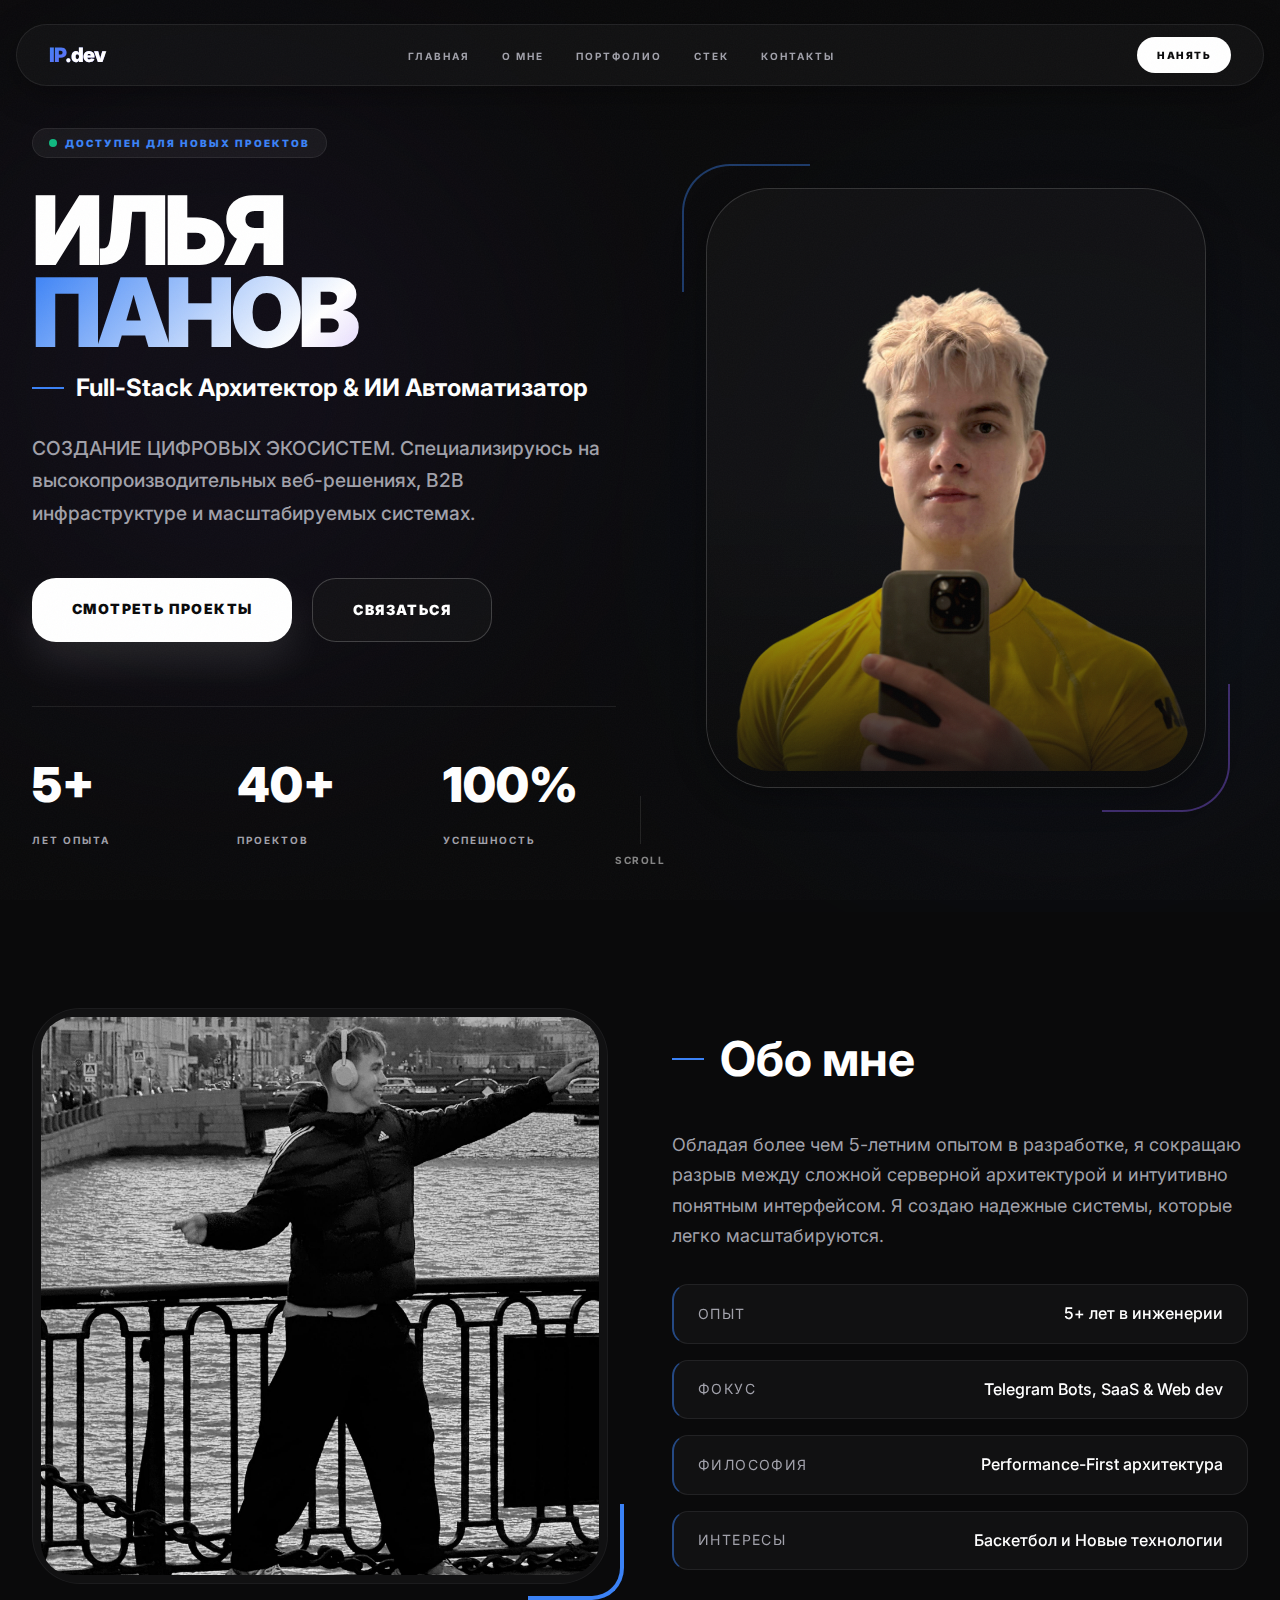
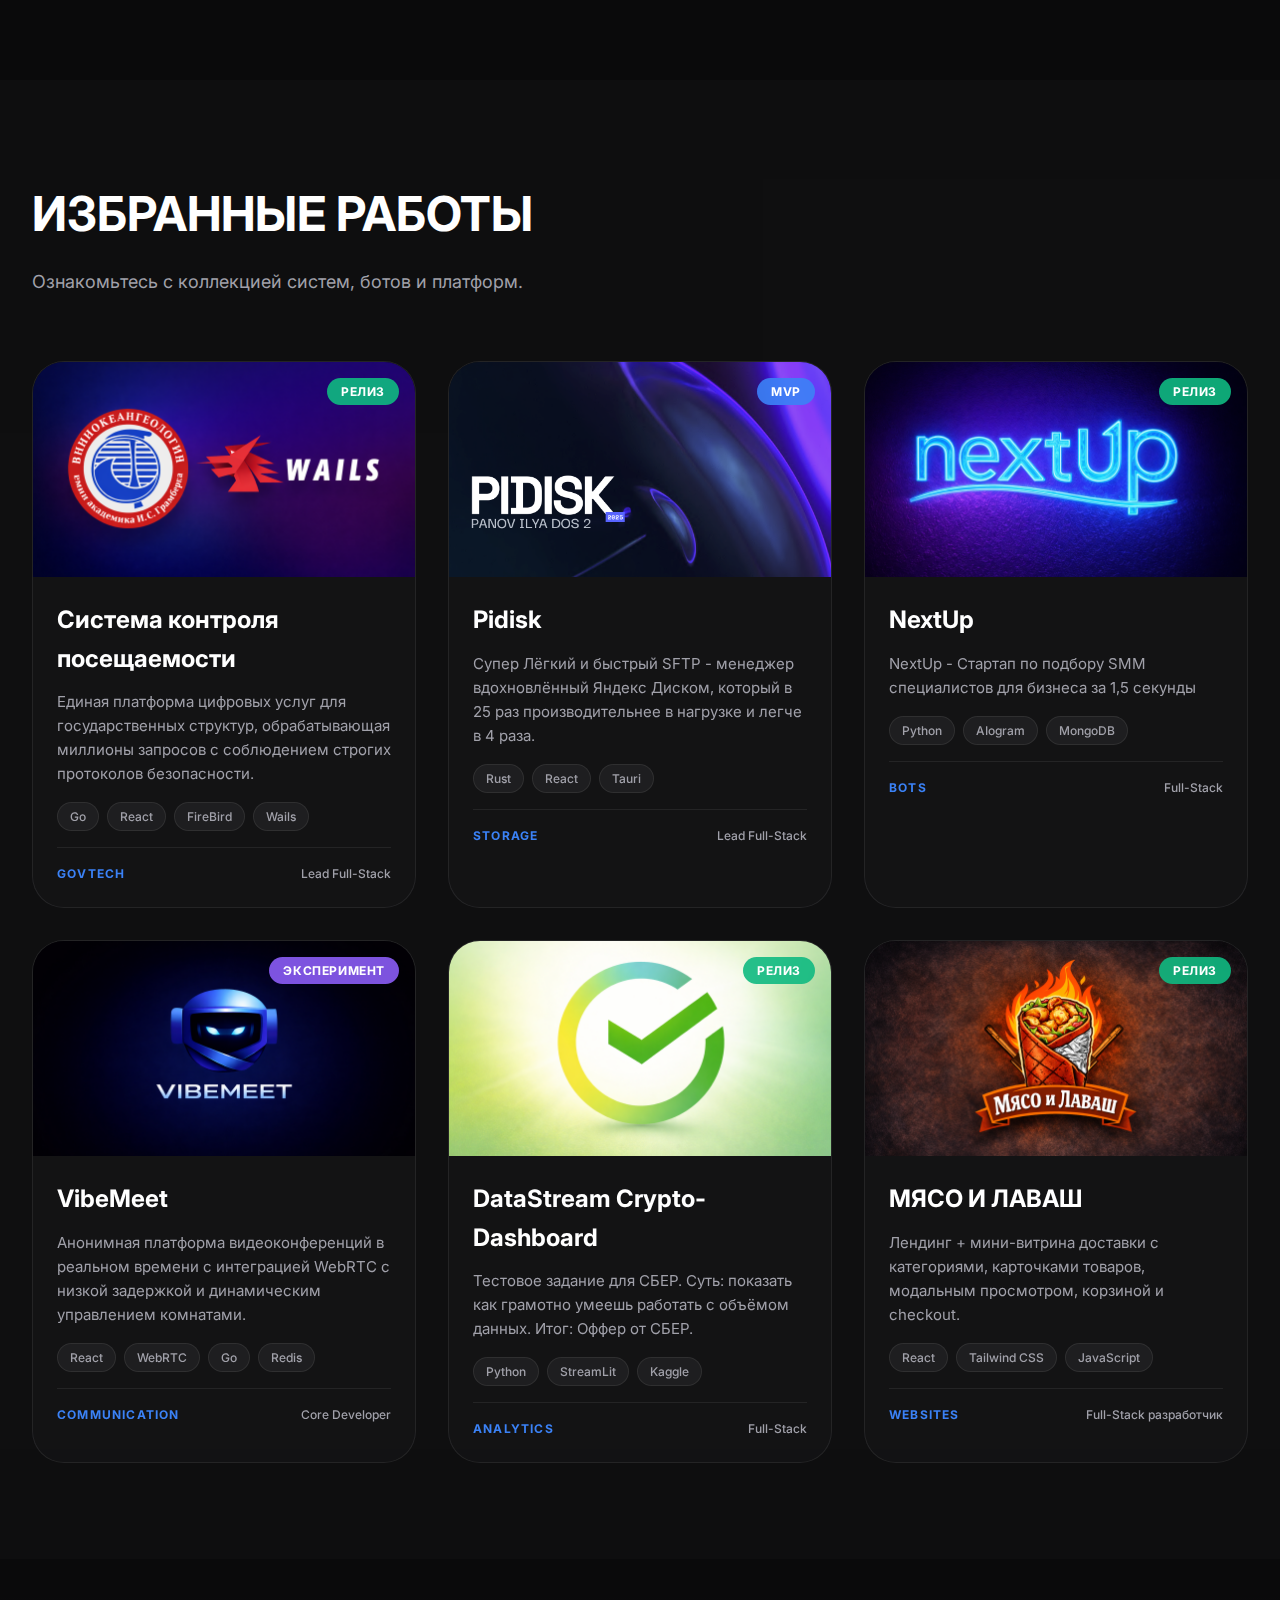
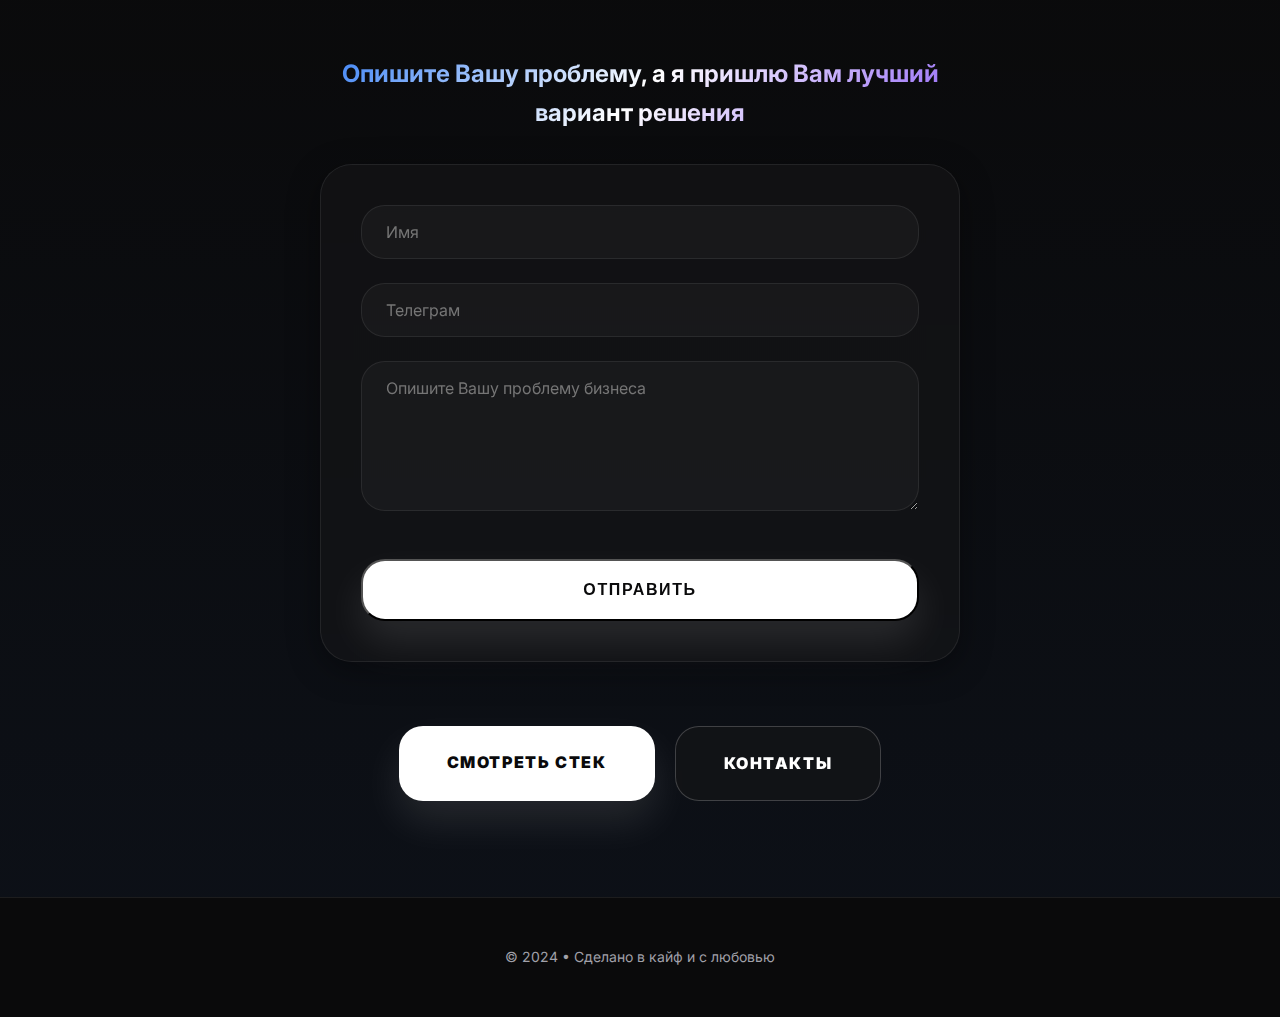
<file: index.html>
<!DOCTYPE html>
<html lang="ru">

<head>
  <meta charset="UTF-8" />
  <meta name="viewport" content="width=device-width, initial-scale=1.0" />
  <meta name="description"
    content="Илья Панов - Full-Stack разработчик с опытом 5+ лет. Специализация: веб-приложения, Telegram боты, SaaS решения." />
  <title>Илья Панов | Full-Stack Developer</title>
  <link rel="stylesheet" href="css/style.css" />
  <link rel="preconnect" href="https://fonts.googleapis.com" />
  <link rel="preconnect" href="https://fonts.gstatic.com" crossorigin />
  <link
    href="https://fonts.googleapis.com/css2?family=Inter:wght@300;400;500;600;700;800;900&family=JetBrains+Mono:wght@400;500;700&display=swap"
    rel="stylesheet" />
</head>

<body>
  <!-- Navigation -->
  <header class="header">
    <nav class="nav-container">
      <div class="nav-content">
        <div class="logo">IP<span class="logo-accent">.dev</span></div>
        <ul class="nav-menu">
          <li><a href="#home" class="nav-link">Главная</a></li>
          <li><a href="#about" class="nav-link">О мне</a></li>
          <li><a href="#portfolio" class="nav-link">Портфолио</a></li>
          <li><a href="stack.html" class="nav-link">Стек</a></li>
          <li><a href="contacts.html" class="nav-link">Контакты</a></li>
        </ul>
        <a href="https://t.me/Pilya_07" target="_blank" class="btn-hire">Нанять</a>
      </div>
    </nav>
  </header>

  <!-- Main Content -->
  <main>
    <!-- Hero Section -->
    <section id="home" class="hero">
      <div class="hero-bg-blur hero-bg-blur-1"></div>
      <div class="hero-bg-blur hero-bg-blur-2"></div>

      <div class="container hero-container">
        <div class="hero-content">
          <div class="hero-badge">
            <span class="status-dot"></span>
            <span>Доступен для новых проектов</span>
          </div>

          <h1 class="hero-title">
            <span class="hero-name">ИЛЬЯ</span>
            <span class="hero-surname">ПАНОВ</span>
          </h1>

          <h2 class="hero-subtitle">
            <span class="accent-line"></span>
            <span>Full-Stack Архитектор & ИИ Автоматизатор</span>
          </h2>

          <p class="hero-description">
            СОЗДАНИЕ ЦИФРОВЫХ ЭКОСИСТЕМ. Специализируюсь на
            высокопроизводительных веб-решениях, B2B инфраструктуре и
            масштабируемых системах.
          </p>

          <div class="hero-buttons">
            <a href="#portfolio" class="btn btn-primary">Смотреть проекты</a>
            <a href="#contact" class="btn btn-secondary">Связаться</a>
          </div>

          <div class="hero-stats">
            <div class="stat-item">
              <div class="stat-value">5+</div>
              <div class="stat-label">Лет опыта</div>
            </div>
            <div class="stat-item">
              <div class="stat-value">40+</div>
              <div class="stat-label">Проектов</div>
            </div>
            <div class="stat-item">
              <div class="stat-value">100%</div>
              <div class="stat-label">Успешность</div>
            </div>
          </div>
        </div>

        <div class="hero-image">
          <div class="image-wrapper">
            <div class="image-frame">
              <img src="images/AVATAR.png" alt="Илья Панов - Full-Stack Developer" class="profile-image" />
            </div>
            <div class="image-corner image-corner-tl"></div>
            <div class="image-corner image-corner-br"></div>
          </div>
        </div>
      </div>
    </section>

    <!-- About Section -->
    <section id="about" class="about">
      <div class="container about-container">
        <div class="about-image">
          <div class="about-image-wrapper">
            <img src="images/Photo-2.jpg" alt="Developer at work" class="about-img" />
          </div>
          <div class="about-corner"></div>
        </div>

        <div class="about-content">
          <h2 class="section-title">
            <span class="title-line"></span>
            <span>Обо мне</span>
          </h2>

          <p class="about-text">
            Обладая более чем 5-летним опытом в разработке, я сокращаю разрыв
            между сложной серверной архитектурой и интуитивно понятным
            интерфейсом. Я создаю надежные системы, которые легко
            масштабируются.
          </p>

          <div class="about-facts">
            <div class="fact-item">
              <span class="fact-label">Опыт</span>
              <span class="fact-value">5+ лет в инженерии</span>
            </div>
            <div class="fact-item">
              <span class="fact-label">Фокус</span>
              <span class="fact-value">Telegram Bots, SaaS & Web dev</span>
            </div>
            <div class="fact-item">
              <span class="fact-label">Философия</span>
              <span class="fact-value">Performance-First архитектура</span>
            </div>
            <div class="fact-item">
              <span class="fact-label">Интересы</span>
              <span class="fact-value">Баскетбол и Новые технологии</span>
            </div>
          </div>
        </div>
      </div>
    </section>

    <!-- Portfolio Section -->
    <section id="portfolio" class="portfolio">
      <div class="container">
        <div class="portfolio-header">
          <div class="portfolio-intro">
            <h2 class="section-title-large">ИЗБРАННЫЕ РАБОТЫ</h2>
            <p class="section-description">
              Ознакомьтесь с коллекцией систем, ботов и платформ.
            </p>
          </div>
        </div>

        <div class="portfolio-grid">
          <!-- Project 1 -->
          <article class="project-card">
            <div class="project-image">
              <img src="images/vniiio.png" alt="Система контроля посещаемости" />
              <div class="project-overlay">
                <span class="project-status">Релиз</span>
              </div>
            </div>
            <div class="project-content">
              <h3 class="project-title">Система контроля посещаемости</h3>
              <p class="project-description">
                Единая платформа цифровых услуг для государственных структур,
                обрабатывающая миллионы запросов с соблюдением строгих
                протоколов безопасности.
              </p>
              <div class="project-stack">
                <span class="stack-tag">Go</span>
                <span class="stack-tag">React</span>
                <span class="stack-tag">FireBird</span>
                <span class="stack-tag">Wails</span>
              </div>
              <div class="project-meta">
                <span class="project-category">GovTech</span>
                <span class="project-role">Lead Full-Stack</span>
              </div>
            </div>
          </article>

          <!-- Project 2 -->
          <article class="project-card">
            <div class="project-image">
              <img src="images/cover_slide.png" alt="Pidisk" />
              <div class="project-overlay">
                <span class="project-status project-status-mvp">MVP</span>
              </div>
            </div>
            <div class="project-content">
              <h3 class="project-title">Pidisk</h3>
              <p class="project-description">
                Супер Лёгкий и быстрый SFTP - менеджер вдохновлённый Яндекс
                Диском, который в 25 раз производительнее в нагрузке и легче в
                4 раза.
              </p>
              <div class="project-stack">
                <span class="stack-tag">Rust</span>
                <span class="stack-tag">React</span>
                <span class="stack-tag">Tauri</span>
              </div>
              <div class="project-meta">
                <span class="project-category">Storage</span>
                <span class="project-role">Lead Full-Stack</span>
              </div>
            </div>
          </article>

          <!-- Project 3 -->
          <article class="project-card">
            <div class="project-image">
              <img src="images/next_up.png" alt="NextUp" />
              <div class="project-overlay">
                <span class="project-status">Релиз</span>
              </div>
            </div>
            <div class="project-content">
              <h3 class="project-title">NextUp</h3>
              <p class="project-description">
                NextUp - Стартап по подбору SMM специалистов для бизнеса за
                1,5 секунды
              </p>
              <div class="project-stack">
                <span class="stack-tag">Python</span>
                <span class="stack-tag">AIogram</span>
                <span class="stack-tag">MongoDB</span>
              </div>
              <div class="project-meta">
                <span class="project-category">Bots</span>
                <span class="project-role">Full-Stack</span>
              </div>
            </div>
          </article>

          <!-- Project 4 -->
          <article class="project-card">
            <div class="project-image">
              <img src="images/vibemeet.png" alt="VibeMeet" />
              <div class="project-overlay">
                <span class="project-status project-status-exp">Эксперимент</span>
              </div>
            </div>
            <div class="project-content">
              <h3 class="project-title">VibeMeet</h3>
              <p class="project-description">
                Анонимная платформа видеоконференций в реальном времени с
                интеграцией WebRTC с низкой задержкой и динамическим
                управлением комнатами.
              </p>
              <div class="project-stack">
                <span class="stack-tag">React</span>
                <span class="stack-tag">WebRTC</span>
                <span class="stack-tag">Go</span>
                <span class="stack-tag">Redis</span>
              </div>
              <div class="project-meta">
                <span class="project-category">Communication</span>
                <span class="project-role">Core Developer</span>
              </div>
            </div>
          </article>

          <!-- Project 5 -->
          <article class="project-card">
            <div class="project-image">
              <img src="images/sber.png" alt="DataStream Crypto-Dashboard" />
              <div class="project-overlay">
                <span class="project-status">Релиз</span>
              </div>
            </div>
            <div class="project-content">
              <h3 class="project-title">DataStream Crypto-Dashboard</h3>
              <p class="project-description">
                Тестовое задание для СБЕР. Суть: показать как грамотно умеешь
                работать с объёмом данных. Итог: Оффер от СБЕР.
              </p>
              <div class="project-stack">
                <span class="stack-tag">Python</span>
                <span class="stack-tag">StreamLit</span>
                <span class="stack-tag">Kaggle</span>
              </div>
              <div class="project-meta">
                <span class="project-category">Analytics</span>
                <span class="project-role">Full-Stack</span>
              </div>
            </div>
          </article>

          <!-- Project 6 -->
          <article class="project-card">
            <div class="project-image">
              <img src="images/meat_and_bread.png" alt="МЯСО И ЛАВАШ" />
              <div class="project-overlay">
                <span class="project-status">Релиз</span>
              </div>
            </div>
            <div class="project-content">
              <h3 class="project-title">МЯСО И ЛАВАШ</h3>
              <p class="project-description">
                Лендинг + мини-витрина доставки с категориями, карточками
                товаров, модальным просмотром, корзиной и checkout.
              </p>
              <div class="project-stack">
                <span class="stack-tag">React</span>
                <span class="stack-tag">Tailwind CSS</span>
                <span class="stack-tag">JavaScript</span>
              </div>
              <div class="project-meta">
                <span class="project-category">Websites</span>
                <span class="project-role">Full-Stack разработчик</span>
              </div>
            </div>
          </article>
        </div>
      </div>
    </section>

    <!-- Navigation Section -->
    <section id="navigation" class="navigation-section">
      <div class="container">
        <div class="navigation-content">
          <div class="form-wrapper">
            <h3 class="form-title">
              Опишите Вашу проблему, а я пришлю Вам лучший вариант решения
            </h3>
            <form class="contact-form" action="#" method="POST">
              <div class="form-group">
                <input type="text" name="name" class="form-input" placeholder="Имя" required />
              </div>
              <div class="form-group">
                <input type="text" name="telegram" class="form-input" placeholder="Телеграм" required />
              </div>
              <div class="form-group">
                <textarea name="message" class="form-input form-textarea" placeholder="Опишите Вашу проблему бизнеса"
                  required></textarea>
              </div>
              <button type="submit" class="btn btn-primary form-submit">
                Отправить
              </button>
            </form>
          </div>

          <div class="navigation-buttons">
            <a href="stack.html" class="btn btn-primary btn-large">Смотреть стек</a>
            <a href="contacts.html" class="btn btn-secondary btn-large">Контакты</a>
          </div>
        </div>
      </div>
    </section>
  </main>

  <!-- Footer -->
  <footer class="footer">
    <div class="container">
      <p>© 2024 • Сделано в кайф и с любовью</p>
    </div>
  </footer>

  <!-- Scroll Indicator -->
  <div class="scroll-indicator">
    <span class="scroll-line"></span>
    <span class="scroll-text">Scroll</span>
  </div>
  <!-- Success Popup -->
  <div id="success-popup" class="popup-overlay">
    <div class="popup-content">
      <div class="popup-icon">✨</div>
      <h3 class="popup-title">Ваша заявка отправлена!</h3>
      <p class="popup-message">Скоро свяжусь с вами по вашему контакту.</p>
      <button class="btn btn-primary popup-close">Отлично</button>
    </div>
  </div>

  <script>
    document.addEventListener("DOMContentLoaded", function () {
      const form = document.querySelector(".contact-form")
      const popup = document.getElementById("success-popup")
      const closeBtn = document.querySelector(".popup-close")
      const popupOverlay = document.querySelector(".popup-overlay")

      if (form) {
        form.addEventListener("submit", function (e) {
          e.preventDefault()

          // Добавлю потом бек сюда

          popup.classList.add("active")
          form.reset()
        })
      }

      function closePopup() {
        popup.classList.remove("active")
      }

      if (closeBtn) {
        closeBtn.addEventListener("click", closePopup)
      }

      if (popupOverlay) {
        popupOverlay.addEventListener("click", function (e) {
          if (e.target === popupOverlay) {
            closePopup()
          }
        })
      }
    })
  </script>
</body>

</html>
</file>
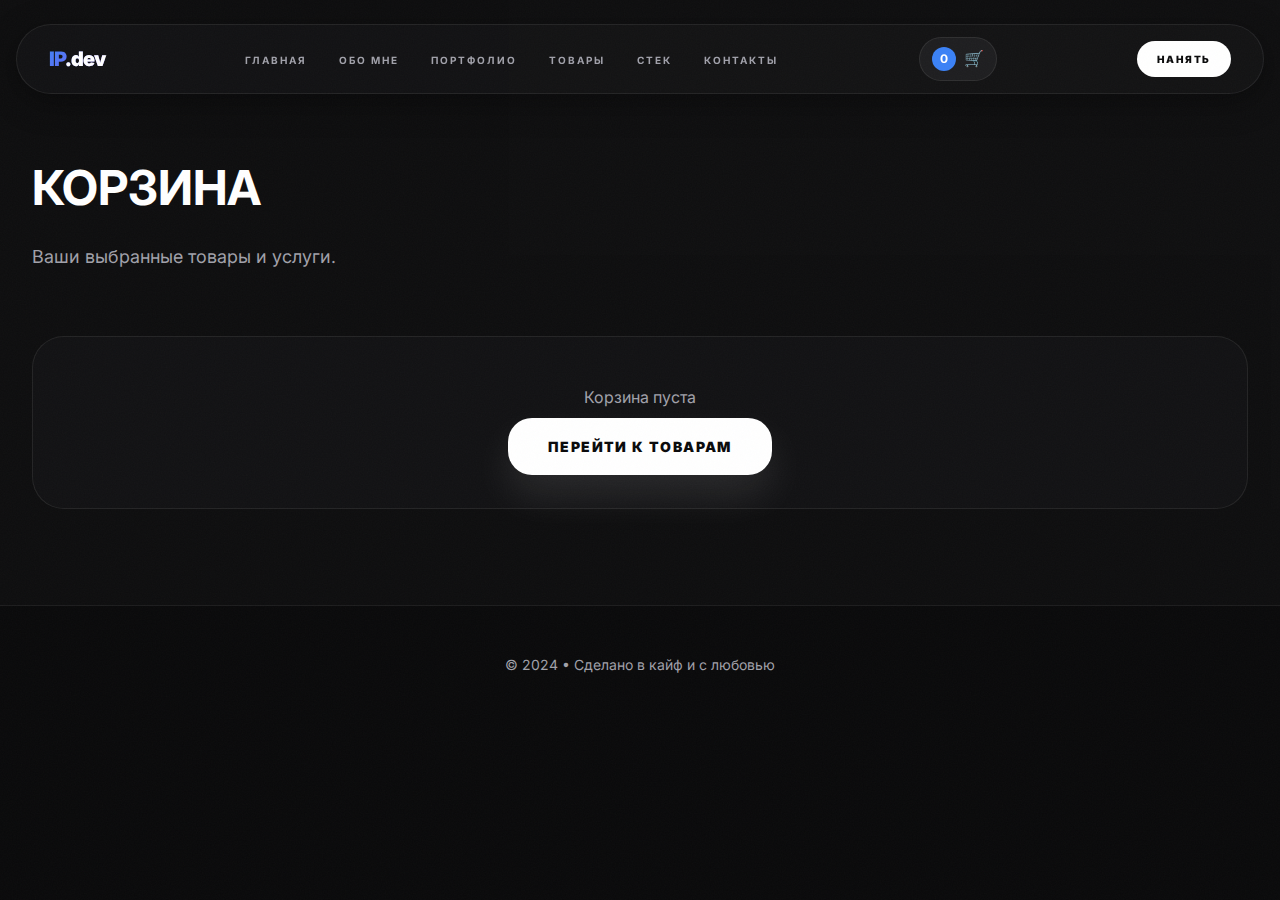
<file: cart.html>
<!DOCTYPE html>
<html lang="ru">

<head>
    <meta charset="UTF-8">
    <meta name="viewport" content="width=device-width, initial-scale=1.0">
    <meta name="description" content="Корзина товаров Ильи Панова">
    <title>Корзина | Илья Панов</title>
    <link rel="stylesheet" href="css/style.css">
    <link rel="preconnect" href="https://fonts.googleapis.com">
    <link rel="preconnect" href="https://fonts.gstatic.com" crossorigin>
    <link
        href="https://fonts.googleapis.com/css2?family=Inter:wght@300;400;500;600;700;800;900&family=JetBrains+Mono:wght@400;500;700&display=swap"
        rel="stylesheet">
</head>

<body>
    <header class="header">
        <nav class="nav-container">
            <div class="nav-content">
                <div class="logo">
                    <a href="index.html" style="text-decoration: none; color: inherit;">
                        IP<span class="logo-accent">.dev</span>
                    </a>
                </div>
                <ul class="nav-menu">
                    <li><a href="index.html" class="nav-link">Главная</a></li>
                    <li><a href="index.html#about" class="nav-link">Обо мне</a></li>
                    <li><a href="index.html#portfolio" class="nav-link">Портфолио</a></li>
                    <li><a href="products.html" class="nav-link">Товары</a></li>
                    <li><a href="stack.html" class="nav-link">Стек</a></li>
                    <li><a href="contacts.html" class="nav-link">Контакты</a></li>
                </ul>
                <a href="cart.html" class="nav-cart" title="Корзина">
                    <span class="cart-count">0</span>
                    <span class="cart-icon">🛒</span>
                </a>
                <a href="https://t.me/Pilya_07" target="_blank" class="btn-hire">Нанять</a>
            </div>
        </nav>
    </header>

    <main>
        <section id="cart" class="portfolio" style="padding-top: 150px;">
            <div class="container">
                <div class="portfolio-header">
                    <h2 class="section-title-large">КОРЗИНА</h2>
                    <p class="section-description">
                        Ваши выбранные товары и услуги.
                    </p>
                </div>

                <div id="cart-items" class="cart-items">
                    <!-- Элементы корзины рендерятся скриптом -->
                </div>

                <div id="cart-empty" class="cart-empty">
                    <p>Корзина пуста</p>
                    <a href="products.html" class="btn btn-primary">Перейти к товарам</a>
                </div>

                <div id="cart-summary" class="cart-summary">
                    <div class="cart-total">
                        <span class="cart-total-label">Итого:</span>
                        <span id="cart-total-value" class="cart-total-value">0 ₽</span>
                    </div>
                </div>
            </div>
        </section>
    </main>

    <footer class="footer">
        <div class="container">
            <p>© 2024 • Сделано в кайф и с любовью</p>
        </div>
    </footer>

    <script src="js/cart.js"></script>
</body>

</html>
</file>
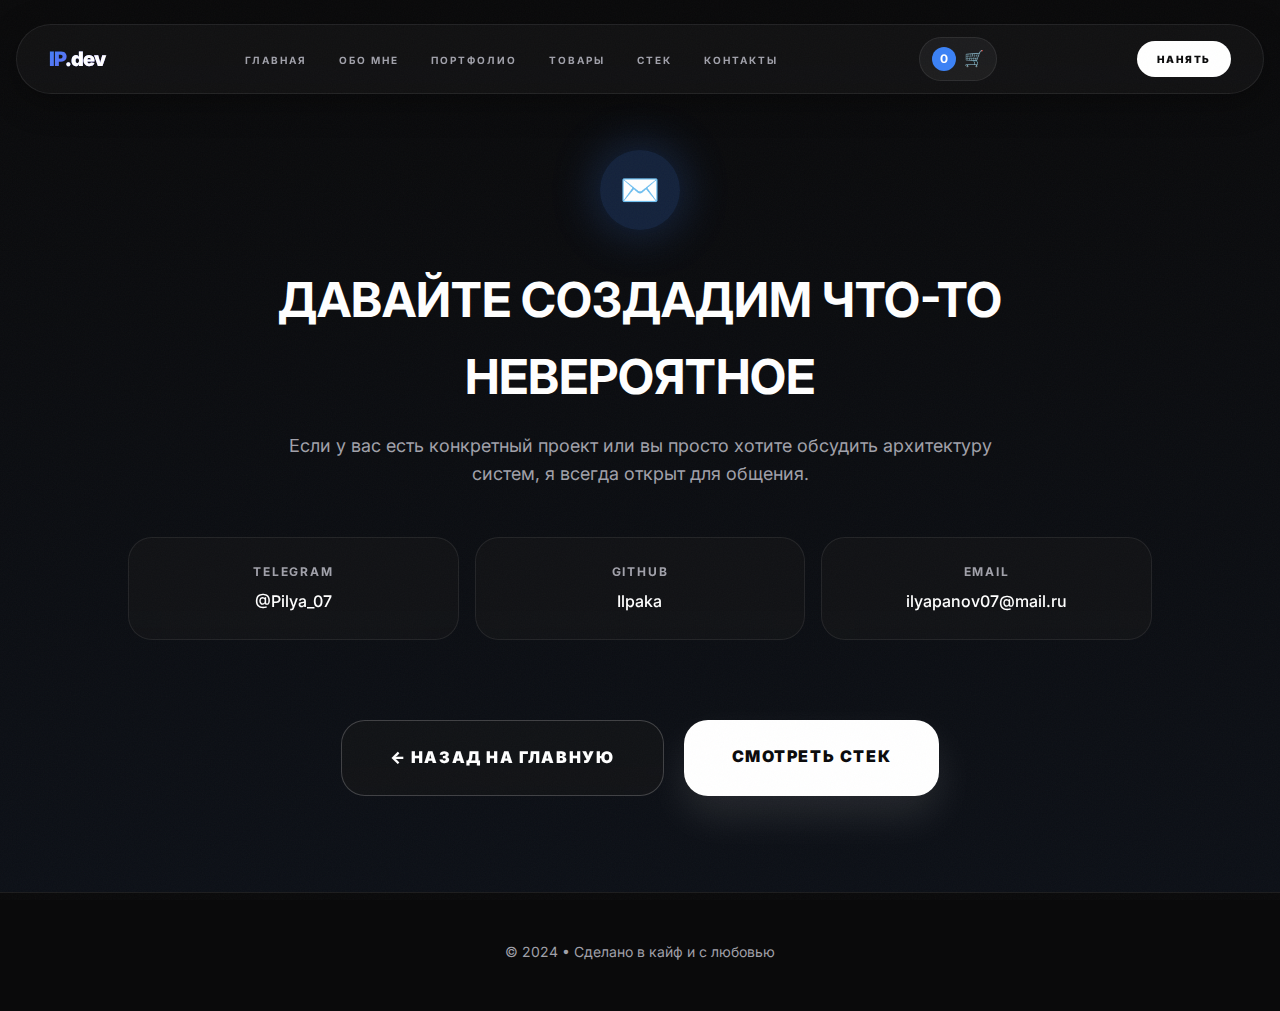
<file: contacts.html>
<!DOCTYPE html>
<html lang="ru">

<head>
    <meta charset="UTF-8">
    <meta name="viewport" content="width=device-width, initial-scale=1.0">
    <meta name="description" content="Контакты Ильи Панова - Full-Stack разработчика">
    <title>Контакты | Илья Панов</title>
    <link rel="stylesheet" href="css/style.css">
    <link rel="preconnect" href="https://fonts.googleapis.com">
    <link rel="preconnect" href="https://fonts.gstatic.com" crossorigin>
    <link
        href="https://fonts.googleapis.com/css2?family=Inter:wght@300;400;500;600;700;800;900&family=JetBrains+Mono:wght@400;500;700&display=swap"
        rel="stylesheet">
</head>

<body>
    <!-- Navigation -->
    <header class="header">
        <nav class="nav-container">
            <div class="nav-content">
                <div class="logo">
                    <a href="index.html" style="text-decoration: none; color: inherit;">
                        IP<span class="logo-accent">.dev</span>
                    </a>
                </div>
                <ul class="nav-menu">
                    <li><a href="index.html" class="nav-link">Главная</a></li>
                    <li><a href="index.html#about" class="nav-link">Обо мне</a></li>
                    <li><a href="index.html#portfolio" class="nav-link">Портфолио</a></li>
                    <li><a href="products.html" class="nav-link">Товары</a></li>
                    <li><a href="stack.html" class="nav-link">Стек</a></li>
                    <li><a href="contacts.html" class="nav-link">Контакты</a></li>
                </ul>
                <a href="cart.html" class="nav-cart" title="Корзина">
                    <span class="cart-count">0</span>
                    <span class="cart-icon">🛒</span>
                </a>
                <a href="https://t.me/Pilya_07" target="_blank" class="btn-hire">Нанять</a>
            </div>
        </nav>
    </header>

    <!-- Main Content -->
    <main>
        <!-- Contact Section -->
        <section id="contact" class="contact" style="padding-top: 150px; min-height: calc(100vh - 200px);">
            <div class="container">
                <div class="contact-content">
                    <div class="contact-icon">✉️</div>
                    <h2 class="section-title-large">ДАВАЙТЕ СОЗДАДИМ ЧТО-ТО НЕВЕРОЯТНОЕ</h2>
                    <p class="section-description-centered">
                        Если у вас есть конкретный проект или вы просто хотите обсудить архитектуру систем, я всегда
                        открыт для общения.
                    </p>

                    <div class="contact-links">
                        <a href="https://t.me/Pilya_07" target="_blank" class="contact-card">
                            <span class="contact-label">Telegram</span>
                            <span class="contact-value">@Pilya_07</span>
                        </a>
                        <a href="https://github.com/Ilpaka" target="_blank" class="contact-card">
                            <span class="contact-label">GitHub</span>
                            <span class="contact-value">Ilpaka</span>
                        </a>
                        <a href="mailto:ilyapanov07@mail.ru" class="contact-card">
                            <span class="contact-label">Email</span>
                            <span class="contact-value">ilyapanov07@mail.ru</span>
                        </a>
                    </div>

                    <div class="navigation-buttons"
                        style="margin-top: 80px; display: flex; justify-content: center; gap: 20px;">
                        <a href="index.html" class="btn btn-secondary btn-large">← Назад на главную</a>
                        <a href="stack.html" class="btn btn-primary btn-large">Смотреть стек</a>
                    </div>
                </div>
            </div>
        </section>
    </main>

    <!-- Footer -->
    <footer class="footer">
        <div class="container">
            <p>© 2024 • Сделано в кайф и с любовью</p>
        </div>
    </footer>
    <script src="js/cart.js"></script>
</body>

</html>
</file>
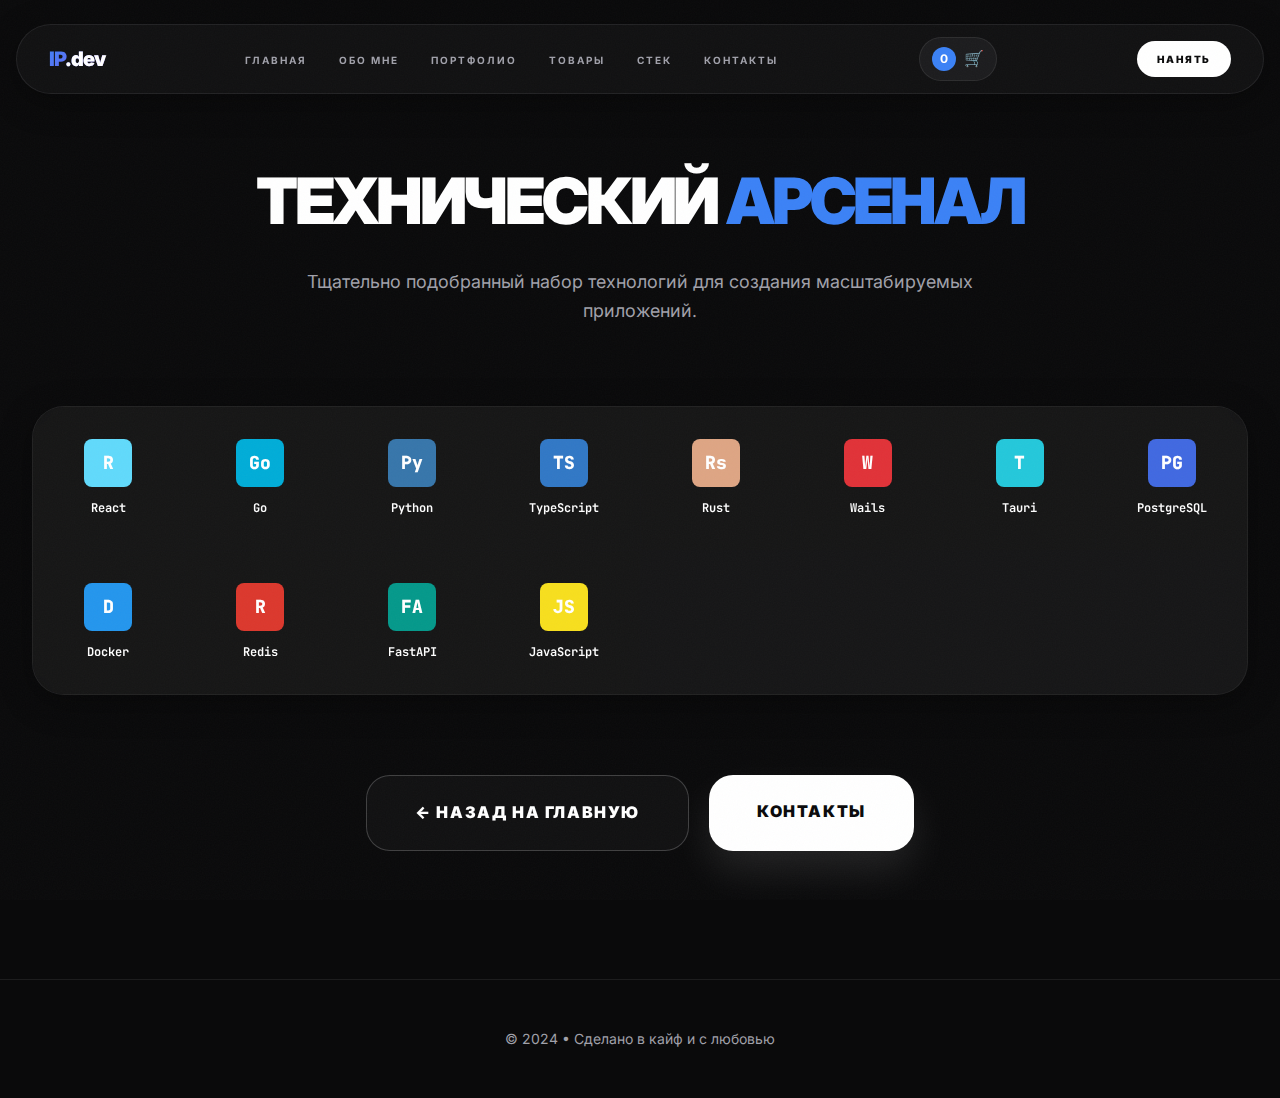
<file: stack.html>
<!DOCTYPE html>
<html lang="ru">

<head>
    <meta charset="UTF-8">
    <meta name="viewport" content="width=device-width, initial-scale=1.0">
    <meta name="description" content="Технический стек Ильи Панова - Full-Stack разработчика">
    <title>Технический стек | Илья Панов</title>
    <link rel="stylesheet" href="css/style.css">
    <link rel="preconnect" href="https://fonts.googleapis.com">
    <link rel="preconnect" href="https://fonts.gstatic.com" crossorigin>
    <link
        href="https://fonts.googleapis.com/css2?family=Inter:wght@300;400;500;600;700;800;900&family=JetBrains+Mono:wght@400;500;700&display=swap"
        rel="stylesheet">
</head>

<body>
    <!-- Navigation -->
    <header class="header">
        <nav class="nav-container">
            <div class="nav-content">
                <div class="logo">
                    <a href="index.html" style="text-decoration: none; color: inherit;">
                        IP<span class="logo-accent">.dev</span>
                    </a>
                </div>
                <ul class="nav-menu">
                    <li><a href="index.html" class="nav-link">Главная</a></li>
                    <li><a href="index.html#about" class="nav-link">Обо мне</a></li>
                    <li><a href="index.html#portfolio" class="nav-link">Портфолио</a></li>
                    <li><a href="products.html" class="nav-link">Товары</a></li>
                    <li><a href="stack.html" class="nav-link">Стек</a></li>
                    <li><a href="contacts.html" class="nav-link">Контакты</a></li>
                </ul>
                <a href="cart.html" class="nav-cart" title="Корзина">
                    <span class="cart-count">0</span>
                    <span class="cart-icon">🛒</span>
                </a>
                <a href="https://t.me/Pilya_07" target="_blank" class="btn-hire">Нанять</a>
            </div>
        </nav>
    </header>

    <!-- Main Content -->
    <main>
        <!-- Stack Section -->
        <section id="stack" class="stack" style="padding-top: 150px;">
            <div class="container">
                <div class="stack-header">
                    <h2 class="section-title-centered">
                        <span>ТЕХНИЧЕСКИЙ</span>
                        <span class="accent-text">АРСЕНАЛ</span>
                    </h2>
                    <p class="section-description-centered">
                        Тщательно подобранный набор технологий для создания масштабируемых приложений.
                    </p>
                </div>

                <div class="tech-grid">
                    <div class="tech-item">
                        <div class="tech-icon" style="background-color: #61DAFB;">R</div>
                        <span class="tech-name">React</span>
                    </div>
                    <div class="tech-item">
                        <div class="tech-icon" style="background-color: #00ADD8;">Go</div>
                        <span class="tech-name">Go</span>
                    </div>
                    <div class="tech-item">
                        <div class="tech-icon" style="background-color: #3776AB;">Py</div>
                        <span class="tech-name">Python</span>
                    </div>
                    <div class="tech-item">
                        <div class="tech-icon" style="background-color: #3178C6;">TS</div>
                        <span class="tech-name">TypeScript</span>
                    </div>
                    <div class="tech-item">
                        <div class="tech-icon" style="background-color: #DEA584;">Rs</div>
                        <span class="tech-name">Rust</span>
                    </div>
                    <div class="tech-item">
                        <div class="tech-icon" style="background-color: #E13238;">W</div>
                        <span class="tech-name">Wails</span>
                    </div>
                    <div class="tech-item">
                        <div class="tech-icon" style="background-color: #24C8DB;">T</div>
                        <span class="tech-name">Tauri</span>
                    </div>
                    <div class="tech-item">
                        <div class="tech-icon" style="background-color: #4169E1;">PG</div>
                        <span class="tech-name">PostgreSQL</span>
                    </div>
                    <div class="tech-item">
                        <div class="tech-icon" style="background-color: #2496ED;">D</div>
                        <span class="tech-name">Docker</span>
                    </div>
                    <div class="tech-item">
                        <div class="tech-icon" style="background-color: #DC382D;">R</div>
                        <span class="tech-name">Redis</span>
                    </div>
                    <div class="tech-item">
                        <div class="tech-icon" style="background-color: #05998B;">FA</div>
                        <span class="tech-name">FastAPI</span>
                    </div>
                    <div class="tech-item">
                        <div class="tech-icon" style="background-color: #F7DF1E;">JS</div>
                        <span class="tech-name">JavaScript</span>
                    </div>
                </div>

                <div class="navigation-buttons"
                    style="margin-top: 80px; display: flex; justify-content: center; gap: 20px;">
                    <a href="index.html" class="btn btn-secondary btn-large">← Назад на главную</a>
                    <a href="contacts.html" class="btn btn-primary btn-large">Контакты</a>
                </div>
            </div>
        </section>
    </main>

    <!-- Footer -->
    <footer class="footer">
        <div class="container">
            <p>© 2024 • Сделано в кайф и с любовью</p>
        </div>
    </footer>
    <script src="js/cart.js"></script>
</body>

</html>
</file>
<file: css/style.css>
:root {
  /* Colors */
  --color-background: #0A0A0B;
  --color-surface: #161617;
  --color-accent-primary: #3B82F6;
  --color-accent-secondary: #8B5CF6;
  --color-accent-subtle: rgba(59, 130, 246, 0.1);
  --color-text: #FFFFFF;
  --color-text-muted: #A1A1AA;
  --color-border: rgba(255, 255, 255, 0.08);

  /* Spacing */
  --spacing-xs: 0.5rem;
  --spacing-sm: 1rem;
  --spacing-md: 1.5rem;
  --spacing-lg: 2rem;
  --spacing-xl: 3rem;
  --spacing-2xl: 4rem;
  --spacing-3xl: 6rem;

  /* Typography */
  --font-sans: 'Inter', -apple-system, BlinkMacSystemFont, 'Segoe UI', sans-serif;
  --font-mono: 'JetBrains Mono', 'Courier New', monospace;

  /* Transitions */
  --transition-fast: 0.2s ease;
  --transition-normal: 0.3s ease;
  --transition-slow: 0.6s ease;

  /* Border radius */
  --radius-sm: 0.5rem;
  --radius-md: 1rem;
  --radius-lg: 1.5rem;
  --radius-xl: 2rem;
  --radius-full: 9999px;

  /* Shadows */
  --shadow-sm: 0 2px 8px rgba(0, 0, 0, 0.1);
  --shadow-md: 0 8px 32px rgba(0, 0, 0, 0.37);
  --shadow-lg: 0 20px 40px rgba(255, 255, 255, 0.1);
}

/* Reset */
* {
  margin: 0;
  padding: 0;
  box-sizing: border-box;
}

html {
  scroll-behavior: smooth;
  overflow-x: hidden;
}

body {
  font-family: var(--font-sans);
  background-color: var(--color-background);
  color: var(--color-text);
  line-height: 1.6;
  overflow-x: hidden;
  position: relative;
}

/* Noise texture overlay */
body::before {
  content: '';
  position: fixed;
  top: 0;
  left: 0;
  width: 100%;
  height: 100%;
  background-image: url("data:image/svg+xml,%3Csvg viewBox='0 0 200 200' xmlns='http://www.w3.org/2000/svg'%3E%3Cfilter id='noiseFilter'%3E%3CfeTurbulence type='fractalNoise' baseFrequency='3.5' numOctaves='3' stitchTiles='stitch'/%3E%3C/filter%3E%3Crect width='100%25' height='100%25' filter='url(%23noiseFilter)'/%3E%3C/svg%3E");
  opacity: 0.03;
  pointer-events: none;
  z-index: 100;
}

img {
  max-width: 100%;
  height: auto;
  display: block;
}

a {
  text-decoration: none;
  color: inherit;
}

ul {
  list-style: none;
}

/* Container */
.container {
  max-width: 1280px;
  margin: 0 auto;
  padding: 0 2rem;
}

/* ========================================
   Header & Navigation
   ======================================== */

.header {
  position: fixed;
  top: 0;
  left: 0;
  right: 0;
  z-index: 50;
  padding: 1.5rem 0 0.5rem;
}

.nav-container {
  max-width: 1280px;
  margin: 0 auto;
  padding: 0 1rem;
}

.nav-content {
  background: rgba(22, 22, 23, 0.6);
  backdrop-filter: blur(12px);
  border: 1px solid var(--color-border);
  border-radius: var(--radius-full);
  padding: 0.75rem 2rem;
  display: flex;
  align-items: center;
  justify-content: space-between;
  gap: 2rem;
  box-shadow: var(--shadow-md);
}

.logo {
  font-size: 1.25rem;
  font-weight: 900;
  letter-spacing: -0.05em;
  background: linear-gradient(135deg, var(--color-accent-primary), var(--color-accent-secondary));
  -webkit-background-clip: text;
  background-clip: text;
  -webkit-text-fill-color: transparent;
}

.logo-accent {
  color: var(--color-text);
  -webkit-text-fill-color: var(--color-text);
}

.nav-menu {
  display: flex;
  gap: 2rem;
  align-items: center;
}

.nav-link {
  font-size: 0.625rem;
  text-transform: uppercase;
  letter-spacing: 0.2em;
  font-weight: 700;
  color: var(--color-text-muted);
  transition: all var(--transition-fast);
}

.nav-link:hover {
  color: var(--color-text);
  transform: scale(1.05);
}

.btn-hire {
  background: var(--color-text);
  color: var(--color-background);
  font-size: 0.625rem;
  font-weight: 900;
  text-transform: uppercase;
  letter-spacing: 0.15em;
  padding: 0.625rem 1.25rem;
  border-radius: var(--radius-full);
  transition: all var(--transition-fast);
  white-space: nowrap;
}

.btn-hire:hover {
  background: var(--color-accent-primary);
  color: var(--color-text);
  transform: scale(0.95);
}

/* ========================================
   Hero Section
   ======================================== */

.hero {
  min-height: 100vh;
  display: flex;
  align-items: center;
  justify-content: center;
  padding: 8rem 0 4rem;
  position: relative;
  overflow: hidden;
}

.hero-bg-blur {
  position: absolute;
  width: 600px;
  height: 600px;
  border-radius: 50%;
  filter: blur(160px);
  pointer-events: none;
  opacity: 0.4;
}

.hero-bg-blur-1 {
  top: 25%;
  right: -80px;
  background: rgba(59, 130, 246, 0.15);
  animation: float 6s ease-in-out infinite;
}

.hero-bg-blur-2 {
  bottom: 25%;
  left: -80px;
  background: rgba(139, 92, 246, 0.15);
  animation: float 6s ease-in-out infinite 3s;
}

.hero-container {
  display: grid;
  grid-template-columns: 1fr 1fr;
  gap: 3rem;
  align-items: center;
  position: relative;
  z-index: 10;
}

.hero-content {
  animation: fadeIn 0.6s ease forwards;
}

.hero-badge {
  display: inline-flex;
  align-items: center;
  gap: 0.5rem;
  padding: 0.375rem 1rem;
  border-radius: var(--radius-full);
  border: 1px solid var(--color-border);
  background: rgba(255, 255, 255, 0.05);
  font-size: 0.625rem;
  font-weight: 900;
  color: var(--color-accent-primary);
  letter-spacing: 0.2em;
  text-transform: uppercase;
  margin-bottom: 2rem;
}

.status-dot {
  width: 0.5rem;
  height: 0.5rem;
  border-radius: 50%;
  background: #10b981;
  animation: pulse 2s ease infinite;
}

.hero-title {
  font-size: clamp(3rem, 8vw, 6rem);
  font-weight: 900;
  line-height: 0.85;
  letter-spacing: -0.05em;
  text-transform: uppercase;
  margin-bottom: 1rem;
}

.hero-name {
  display: block;
}

.hero-surname {
  display: block;
  background: linear-gradient(135deg, var(--color-accent-primary) 0%, var(--color-text) 50%, var(--color-accent-secondary) 100%);
  -webkit-background-clip: text;
  background-clip: text;
  -webkit-text-fill-color: transparent;
}

.hero-subtitle {
  font-size: clamp(1.25rem, 2vw, 1.5rem);
  font-weight: 700;
  color: var(--color-text);
  margin-bottom: 1.5rem;
  display: flex;
  align-items: center;
  gap: 0.75rem;
}

.accent-line {
  display: inline-block;
  width: 2rem;
  height: 2px;
  background: var(--color-accent-primary);
}

.hero-description {
  color: var(--color-text-muted);
  font-size: clamp(1rem, 1.5vw, 1.25rem);
  max-width: 40rem;
  margin-bottom: 3rem;
  line-height: 1.7;
  font-weight: 500;
}

.hero-buttons {
  display: flex;
  flex-wrap: wrap;
  gap: 1.25rem;
  margin-bottom: 4rem;
}

.btn {
  padding: 1.25rem 2.5rem;
  border-radius: var(--radius-lg);
  font-weight: 900;
  text-transform: uppercase;
  letter-spacing: 0.1em;
  font-size: 0.875rem;
  transition: all var(--transition-fast);
  text-align: center;
}

.btn-primary {
  background: var(--color-text);
  color: var(--color-background);
  box-shadow: var(--shadow-lg);
}

.btn-primary:hover {
  background: rgba(255, 255, 255, 0.9);
  transform: scale(0.95);
}

.btn-secondary {
  background: rgba(22, 22, 23, 0.6);
  backdrop-filter: blur(12px);
  color: var(--color-text);
  border: 1px solid rgba(255, 255, 255, 0.2);
}

.btn-secondary:hover {
  background: rgba(255, 255, 255, 0.1);
  transform: scale(0.95);
}

.hero-stats {
  display: grid;
  grid-template-columns: repeat(3, 1fr);
  gap: 2rem;
  border-top: 1px solid var(--color-border);
  padding-top: 2.5rem;
}

.stat-item {
  text-align: left;
}

.stat-value {
  font-size: clamp(2rem, 4vw, 3rem);
  font-weight: 900;
  color: var(--color-text);
}

.stat-label {
  font-size: 0.625rem;
  text-transform: uppercase;
  letter-spacing: 0.2em;
  color: var(--color-text-muted);
  font-weight: 700;
  margin-top: 0.5rem;
}

.hero-image {
  position: relative;
  display: flex;
  justify-content: center;
  align-items: center;
}

.image-wrapper {
  position: relative;
  width: 100%;
  max-width: 500px;
  aspect-ratio: 5/6;
}

.image-frame {
  position: relative;
  width: 100%;
  height: 100%;
  border-radius: 4rem;
  overflow: hidden;
  border: 1px solid rgba(255, 255, 255, 0.15);
  background: rgba(22, 22, 23, 0.6);
  backdrop-filter: blur(12px);
  padding: 1rem;
  box-shadow: var(--shadow-md);
  transition: transform var(--transition-slow);
}

.image-frame:hover {
  transform: scale(1.01) rotate(-1deg);
}

.image-frame::before {
  content: '';
  position: absolute;
  inset: 0;
  background: linear-gradient(to top, rgba(10, 10, 11, 0.9) 0%, transparent 50%);
  z-index: 1;
  pointer-events: none;
}

.profile-image {
  width: 100%;
  height: 100%;
  object-fit: cover;
  object-position: top;
  border-radius: 3rem;
  transition: transform var(--transition-slow);
}

.image-frame:hover .profile-image {
  transform: scale(1.05);
}

.image-corner {
  position: absolute;
  width: 8rem;
  height: 8rem;
  pointer-events: none;
  transition: transform var(--transition-slow);
}

.image-corner-tl {
  top: -1.5rem;
  left: -1.5rem;
  border-left: 2px solid rgba(59, 130, 246, 0.4);
  border-top: 2px solid rgba(59, 130, 246, 0.4);
  border-top-left-radius: 3rem;
}

.image-corner-br {
  bottom: -1.5rem;
  right: -1.5rem;
  border-right: 2px solid rgba(139, 92, 246, 0.4);
  border-bottom: 2px solid rgba(139, 92, 246, 0.4);
  border-bottom-right-radius: 3rem;
}

.image-frame:hover .image-corner {
  transform: scale(1.1);
}

/* ========================================
   About Section
   ======================================== */

.about {
  padding: 6rem 0;
}

.about-container {
  display: grid;
  grid-template-columns: 1fr 1fr;
  gap: 4rem;
  align-items: center;
}

.about-image {
  position: relative;
}

.about-image-wrapper {
  position: relative;
  aspect-ratio: 1;
  border-radius: 3rem;
  overflow: hidden;
  background: rgba(22, 22, 23, 0.6);
  backdrop-filter: blur(12px);
  padding: 0.5rem;
  border: 1px solid rgba(255, 255, 255, 0.05);
  transition: all var(--transition-slow);
}

.about-image-wrapper:hover {
  background: rgba(59, 130, 246, 0.2);
}

.about-img {
  width: 100%;
  height: 100%;
  object-fit: cover;
  border-radius: 2rem;
  filter: grayscale(100%);
  transition: filter var(--transition-slow);
}

.about-image-wrapper:hover .about-img {
  filter: grayscale(0%);
}

.about-corner {
  position: absolute;
  bottom: -1rem;
  right: -1rem;
  width: 6rem;
  height: 6rem;
  border-right: 4px solid var(--color-accent-primary);
  border-bottom: 4px solid var(--color-accent-primary);
  border-bottom-right-radius: 2rem;
  pointer-events: none;
}

.about-content {
  max-width: 100%;
}

.section-title {
  font-size: clamp(2rem, 4vw, 3rem);
  font-weight: 700;
  margin-bottom: 2rem;
  display: flex;
  align-items: center;
  gap: 1rem;
}

.title-line {
  display: inline-block;
  width: 2rem;
  height: 2px;
  background: var(--color-accent-primary);
}

.about-text {
  color: var(--color-text-muted);
  font-size: 1.125rem;
  line-height: 1.7;
  margin-bottom: 2rem;
}

.about-facts {
  display: flex;
  flex-direction: column;
  gap: 1rem;
}

.fact-item {
  background: rgba(22, 22, 23, 0.6);
  backdrop-filter: blur(12px);
  border: 1px solid var(--color-border);
  border-left: 2px solid rgba(59, 130, 246, 0.5);
  padding: 1rem 1.5rem;
  border-radius: var(--radius-md);
  display: flex;
  justify-content: space-between;
  align-items: center;
  gap: 1rem;
  transition: all var(--transition-fast);
}

.fact-item:hover {
  background: rgba(22, 22, 23, 0.8);
  transform: translateX(4px);
}

.fact-label {
  color: var(--color-text-muted);
  font-size: 0.875rem;
  text-transform: uppercase;
  letter-spacing: 0.1em;
  white-space: nowrap;
}

.fact-value {
  color: var(--color-text);
  font-weight: 500;
  text-align: right;
  white-space: nowrap;
}

/* ========================================
   Portfolio Section
   ======================================== */

.portfolio {
  padding: 6rem 0;
  background: rgba(255, 255, 255, 0.02);
}

.portfolio-header {
  margin-bottom: 4rem;
}

.section-title-large {
  font-size: clamp(2rem, 4vw, 3rem);
  font-weight: 700;
  text-transform: uppercase;
  margin-bottom: 1rem;
}

.section-description {
  color: var(--color-text-muted);
  font-size: 1.125rem;
}

.portfolio-grid {
  display: grid;
  grid-template-columns: repeat(auto-fill, minmax(350px, 1fr));
  gap: 2rem;
}

.project-card {
  background: rgba(22, 22, 23, 0.6);
  backdrop-filter: blur(12px);
  border: 1px solid var(--color-border);
  border-radius: var(--radius-xl);
  overflow: hidden;
  transition: all var(--transition-normal);
}

.project-card:hover {
  transform: translateY(-8px);
  border-color: rgba(59, 130, 246, 0.3);
  box-shadow: 0 20px 40px rgba(59, 130, 246, 0.2);
}

.project-image {
  position: relative;
  width: 100%;
  aspect-ratio: 16/9;
  overflow: hidden;
  background: var(--color-surface);
}

.project-image img {
  width: 100%;
  height: 100%;
  object-fit: cover;
  transition: transform var(--transition-slow);
}

.project-card:hover .project-image img {
  transform: scale(1.05);
}

.project-overlay {
  position: absolute;
  top: 1rem;
  right: 1rem;
  z-index: 2;
}

.project-status {
  background: rgba(16, 185, 129, 0.9);
  color: var(--color-text);
  padding: 0.375rem 0.875rem;
  border-radius: var(--radius-full);
  font-size: 0.75rem;
  font-weight: 700;
  text-transform: uppercase;
  letter-spacing: 0.05em;
  backdrop-filter: blur(8px);
}

.project-status-mvp {
  background: rgba(59, 130, 246, 0.9);
}

.project-status-exp {
  background: rgba(139, 92, 246, 0.9);
}

.project-content {
  padding: 1.5rem;
}

.project-title {
  font-size: 1.5rem;
  font-weight: 700;
  margin-bottom: 0.75rem;
  color: var(--color-text);
}

.project-description {
  color: var(--color-text-muted);
  font-size: 0.9375rem;
  line-height: 1.6;
  margin-bottom: 1rem;
}

.project-stack {
  display: flex;
  flex-wrap: wrap;
  gap: 0.5rem;
  margin-bottom: 1rem;
}

.stack-tag {
  background: rgba(255, 255, 255, 0.05);
  color: var(--color-text-muted);
  padding: 0.25rem 0.75rem;
  border-radius: var(--radius-full);
  font-size: 0.75rem;
  font-weight: 500;
  border: 1px solid var(--color-border);
}

.project-meta {
  display: flex;
  justify-content: space-between;
  align-items: center;
  padding-top: 1rem;
  border-top: 1px solid var(--color-border);
}

.project-category {
  color: var(--color-accent-primary);
  font-size: 0.75rem;
  font-weight: 700;
  text-transform: uppercase;
  letter-spacing: 0.1em;
}

.project-role {
  color: var(--color-text-muted);
  font-size: 0.75rem;
  font-weight: 500;
}

/* ========================================
   Stack Section
   ======================================== */

.stack {
  padding: 8rem 0;
}

.stack-header {
  text-align: center;
  margin-bottom: 5rem;
}

.section-title-centered {
  font-size: clamp(2.5rem, 5vw, 4rem);
  font-weight: 900;
  letter-spacing: -0.05em;
  text-transform: uppercase;
  margin-bottom: 1rem;
}

.accent-text {
  color: var(--color-accent-primary);
}

.section-description-centered {
  color: var(--color-text-muted);
  font-size: 1.125rem;
  max-width: 48rem;
  margin: 0 auto;
}

.tech-grid {
  display: grid;
  grid-template-columns: repeat(auto-fill, minmax(150px, 1fr));
  gap: 1px;
  background: rgba(255, 255, 255, 0.05);
  border: 1px solid rgba(255, 255, 255, 0.05);
  border-radius: var(--radius-xl);
  overflow: hidden;
  box-shadow: var(--shadow-md);
}

.tech-item {
  background: rgba(22, 22, 23, 0.8);
  backdrop-filter: blur(12px);
  padding: 2rem 1rem;
  display: flex;
  flex-direction: column;
  align-items: center;
  gap: 0.75rem;
  transition: all var(--transition-fast);
}

.tech-item:hover {
  background: rgba(59, 130, 246, 0.1);
  transform: scale(1.05);
  z-index: 1;
}

.tech-icon {
  width: 3rem;
  height: 3rem;
  border-radius: var(--radius-sm);
  display: flex;
  align-items: center;
  justify-content: center;
  font-weight: 900;
  font-size: 1.125rem;
  color: var(--color-text);
  font-family: var(--font-mono);
  transition: transform var(--transition-fast);
}

.tech-item:hover .tech-icon {
  transform: rotate(5deg) scale(1.1);
}

.tech-name {
  color: var(--color-text);
  font-size: 0.75rem;
  font-weight: 600;
  text-align: center;
  font-family: var(--font-mono);
}

/* ========================================
   Navigation Section
   ======================================== */

.navigation-section {
  padding: 6rem 0;
  background: linear-gradient(to top, rgba(59, 130, 246, 0.05) 0%, transparent 100%);
}

.navigation-content {
  text-align: center;
  max-width: 64rem;
  margin: 0 auto;
}

.navigation-buttons {
  display: flex;
  flex-wrap: wrap;
  justify-content: center;
  gap: 1.25rem;
  margin-top: 2rem;
}

.btn-large {
  padding: 1.5rem 3rem;
  font-size: 1rem;
}

/* ========================================
   Contact Section
   ======================================== */

.contact {
  padding: 6rem 0;
  background: linear-gradient(to top, rgba(59, 130, 246, 0.05) 0%, transparent 100%);
}

.contact-content {
  text-align: center;
  max-width: 64rem;
  margin: 0 auto;
}

.contact-icon {
  width: 5rem;
  height: 5rem;
  background: rgba(59, 130, 246, 0.2);
  border-radius: 50%;
  display: flex;
  align-items: center;
  justify-content: center;
  margin: 0 auto 2rem;
  font-size: 2rem;
  animation: pulse 3s ease infinite;
  box-shadow: 0 0 50px rgba(59, 130, 246, 0.3);
}

.contact-links {
  display: grid;
  grid-template-columns: repeat(auto-fit, minmax(250px, 1fr));
  gap: 1rem;
  margin: 3rem 0;
}

.contact-card {
  background: rgba(22, 22, 23, 0.6);
  backdrop-filter: blur(12px);
  border: 1px solid var(--color-border);
  border-radius: var(--radius-lg);
  padding: 1.5rem;
  display: flex;
  flex-direction: column;
  align-items: center;
  gap: 0.5rem;
  transition: all var(--transition-fast);
}

.contact-card:hover {
  background: rgba(59, 130, 246, 0.1);
  border-color: rgba(59, 130, 246, 0.3);
}

.contact-label {
  color: var(--color-text-muted);
  font-size: 0.75rem;
  text-transform: uppercase;
  letter-spacing: 0.15em;
  font-weight: 700;
}

.contact-value {
  color: var(--color-text);
  font-weight: 500;
  font-size: 1rem;
}

/* ========================================
   Footer
   ======================================== */

.footer {
  padding: 3rem 0;
  border-top: 1px solid var(--color-border);
}

.footer .container {
  text-align: center;
}

.footer p {
  color: var(--color-text-muted);
  font-size: 0.875rem;
}

/* ========================================
   Scroll Indicator
   ======================================== */

.scroll-indicator {
  position: fixed;
  bottom: 2rem;
  left: 50%;
  transform: translateX(-50%);
  display: flex;
  flex-direction: column;
  align-items: center;
  gap: 0.5rem;
  opacity: 0.5;
  z-index: 40;
  animation: bounce 2s ease infinite;
}

.scroll-line {
  width: 1px;
  height: 3rem;
  background: rgba(255, 255, 255, 0.2);
}

.scroll-text {
  font-size: 0.625rem;
  text-transform: uppercase;
  letter-spacing: 0.15em;
  font-weight: 700;
  color: var(--color-text);
}

/* ========================================
   Animations
   ======================================== */

@keyframes fadeIn {
  from {
    opacity: 0;
    transform: translateY(20px);
  }

  to {
    opacity: 1;
    transform: translateY(0);
  }
}

@keyframes float {

  0%,
  100% {
    transform: translateY(0);
  }

  50% {
    transform: translateY(-20px);
  }
}

@keyframes pulse {

  0%,
  100% {
    opacity: 1;
  }

  50% {
    opacity: 0.5;
  }
}

@keyframes bounce {

  0%,
  100% {
    transform: translateX(-50%) translateY(0);
  }

  50% {
    transform: translateX(-50%) translateY(-10px);
  }
}

/* ========================================
   Responsive Design
   ======================================== */

@media (max-width: 1024px) {

  .hero-container,
  .about-container {
    grid-template-columns: 1fr;
    gap: 3rem;
  }

  .hero-image {
    order: -1;
  }

  .nav-menu {
    display: none;
  }

  .portfolio-grid {
    grid-template-columns: repeat(auto-fill, minmax(300px, 1fr));
  }
}

@media (max-width: 768px) {
  .container {
    padding: 0 1rem;
  }

  .nav-content {
    padding: 0.625rem 1rem;
  }

  .hero {
    padding: 6rem 0 3rem;
  }

  .hero-stats {
    gap: 1rem;
  }

  .section-title-large,
  .section-title-centered {
    font-size: 2rem;
  }

  .tech-grid {
    grid-template-columns: repeat(auto-fill, minmax(120px, 1fr));
  }

  .tech-item {
    padding: 1.5rem 0.75rem;
  }

  .portfolio-grid {
    grid-template-columns: 1fr;
  }

  .contact-links {
    grid-template-columns: 1fr;
  }
}

@media (max-width: 480px) {
  .logo {
    font-size: 1rem;
  }

  .btn-hire {
    padding: 0.5rem 1rem;
    font-size: 0.5625rem;
  }

  .hero-buttons {
    flex-direction: column;
  }

  .btn {
    width: 100%;
  }

  .hero-stats {
    grid-template-columns: 1fr;
    gap: 1.5rem;
  }

  .about-facts {
    gap: 0.75rem;
  }

  .fact-item {
    flex-direction: column;
    align-items: flex-start;
    text-align: left;
  }

  .fact-value {
    text-align: left;
  }
}

/* Print Styles */
@media print {

  .header,
  .scroll-indicator {
    display: none;
  }

  body {
    background: white;
    color: black;
  }
}

/* ========================================
   Form Section
   ======================================== */

.form-wrapper {
  max-width: 40rem;
  margin: 0 auto 4rem;
  text-align: center;
}

.form-title {
  font-size: 1.5rem;
  font-weight: 700;
  margin-bottom: 2rem;
  background: linear-gradient(135deg, var(--color-accent-primary), var(--color-text), var(--color-accent-secondary));
  -webkit-background-clip: text;
  background-clip: text;
  -webkit-text-fill-color: transparent;
}

.contact-form {
  display: flex;
  flex-direction: column;
  gap: 1.5rem;
  background: rgba(22, 22, 23, 0.6);
  backdrop-filter: blur(12px);
  padding: 2.5rem;
  border-radius: var(--radius-xl);
  border: 1px solid var(--color-border);
  box-shadow: var(--shadow-md);
}

.form-group {
  position: relative;
}

.form-input {
  width: 100%;
  background: rgba(255, 255, 255, 0.03);
  border: 1px solid var(--color-border);
  padding: 1rem 1.5rem;
  border-radius: var(--radius-lg);
  color: var(--color-text);
  font-family: var(--font-sans);
  font-size: 1rem;
  transition: all var(--transition-fast);
}

.form-input:focus {
  outline: none;
  border-color: var(--color-accent-primary);
  background: rgba(255, 255, 255, 0.05);
  box-shadow: 0 0 0 4px var(--color-accent-subtle);
}

.form-textarea {
  min-height: 150px;
  resize: vertical;
}

.form-submit {
  width: 100%;
  margin-top: 1rem;
  font-size: 1rem;
}

@media (max-width: 768px) {
  .contact-form {
    padding: 1.5rem;
  }
}

/* ========================================
   Success Popup
   ======================================== */

.popup-overlay {
  position: fixed;
  top: 0;
  left: 0;
  width: 100%;
  height: 100%;
  background: rgba(10, 10, 11, 0.8);
  backdrop-filter: blur(8px);
  z-index: 100;
  display: flex;
  align-items: center;
  justify-content: center;
  opacity: 0;
  visibility: hidden;
  transition: all var(--transition-normal);
}

.popup-overlay.active {
  opacity: 1;
  visibility: visible;
}

.popup-content {
  background: rgba(22, 22, 23, 0.9);
  backdrop-filter: blur(16px);
  border: 1px solid var(--color-border);
  padding: 3rem;
  border-radius: var(--radius-xl);
  text-align: center;
  max-width: 400px;
  width: 90%;
  transform: scale(0.9);
  transition: all var(--transition-normal);
  box-shadow: var(--shadow-lg);
  border-top: 1px solid rgba(59, 130, 246, 0.3);
}

.popup-overlay.active .popup-content {
  transform: scale(1);
}

.popup-icon {
  font-size: 3rem;
  margin-bottom: 1.5rem;
  display: inline-block;
  animation: bounce 2s infinite;
}

.popup-title {
  font-size: 1.5rem;
  font-weight: 700;
  margin-bottom: 0.5rem;
  color: var(--color-text);
}

.popup-message {
  color: var(--color-text-muted);
  margin-bottom: 2rem;
  line-height: 1.6;
}

.popup-close {
  width: 100%;
  cursor: pointer;
}

/* ========================================
   Nav Cart (header counter)
   ======================================== */

.nav-cart {
  display: flex;
  align-items: center;
  gap: 0.375rem;
  color: var(--color-text-muted);
  padding: 0.5rem 0.75rem;
  border-radius: var(--radius-full);
  transition: all var(--transition-fast);
}

.nav-cart:hover {
  color: var(--color-accent-primary);
}

.cart-count {
  font-size: 0.75rem;
  font-weight: 700;
  min-width: 1.25rem;
  text-align: center;
}

.cart-icon {
  font-size: 1.125rem;
}

/* ========================================
   Filter Buttons
   ======================================== */

.filter-buttons {
  display: flex;
  flex-wrap: wrap;
  gap: 0.75rem;
  margin-bottom: 2.5rem;
}

.filter-btn {
  padding: 0.625rem 1.25rem;
  border-radius: var(--radius-full);
  border: 1px solid var(--color-border);
  background: rgba(22, 22, 23, 0.6);
  color: var(--color-text-muted);
  font-size: 0.75rem;
  font-weight: 700;
  text-transform: uppercase;
  letter-spacing: 0.1em;
  cursor: pointer;
  transition: all var(--transition-fast);
}

.filter-btn:hover {
  color: var(--color-text);
  border-color: rgba(59, 130, 246, 0.5);
}

.filter-btn.active {
  background: var(--color-accent-primary);
  color: var(--color-text);
  border-color: var(--color-accent-primary);
}

/* ========================================
   Product Card
   ======================================== */

.product-card-title {
  cursor: pointer;
}

.product-card-title:hover {
  color: var(--color-accent-primary);
}

.product-card-article {
  font-size: 0.75rem;
  color: var(--color-text-muted);
  margin-bottom: 0.5rem;
}

.product-price {
  font-weight: 700;
  color: var(--color-accent-primary);
  margin-bottom: 1rem;
}

.product-options {
  margin-bottom: 1rem;
}

.product-options-title {
  font-size: 0.75rem;
  color: var(--color-text-muted);
  margin-bottom: 0.5rem;
}

.product-options-list {
  display: flex;
  flex-direction: column;
  gap: 0.375rem;
}

.product-option-label {
  font-size: 0.875rem;
  color: var(--color-text-muted);
  cursor: pointer;
  display: flex;
  align-items: center;
  gap: 0.5rem;
}

.product-option-label:hover {
  color: var(--color-text);
}

.product-option-label input {
  cursor: pointer;
}

.btn-add-to-cart {
  width: 100%;
  cursor: pointer;
}

/* ========================================
   Product Modal
   ======================================== */

.product-modal-content {
  max-width: 500px;
  text-align: left;
  position: relative;
}

.modal-close {
  position: absolute;
  top: 1rem;
  right: 1rem;
  background: none;
  border: none;
  color: var(--color-text-muted);
  font-size: 2rem;
  line-height: 1;
  cursor: pointer;
  padding: 0;
  transition: color var(--transition-fast);
}

.modal-close:hover {
  color: var(--color-text);
}

.product-modal-image {
  margin-bottom: 1.5rem;
  border-radius: var(--radius-lg);
  overflow: hidden;
}

.product-modal-image img {
  width: 100%;
  height: auto;
  display: block;
}

.product-modal-article {
  font-size: 0.875rem;
  color: var(--color-text-muted);
  margin-bottom: 1rem;
}

.product-modal-options ul {
  margin: 0.5rem 0 1rem;
  padding-left: 1.25rem;
}

.product-modal-options li {
  margin-bottom: 0.25rem;
}

.product-modal-price {
  font-weight: 700;
  color: var(--color-accent-primary);
  margin-top: 1rem;
}

/* ========================================
   Cart Page
   ======================================== */

.cart-items {
  display: flex;
  flex-direction: column;
  gap: 1rem;
}

.cart-item {
  display: flex;
  align-items: center;
  gap: 1.5rem;
  flex-wrap: wrap;
  background: rgba(22, 22, 23, 0.6);
  backdrop-filter: blur(12px);
  border: 1px solid var(--color-border);
  border-radius: var(--radius-lg);
  padding: 1rem 1.5rem;
}

.cart-item-main {
  display: flex;
  align-items: center;
  gap: 1rem;
  flex: 1;
  min-width: 200px;
}

.cart-item-image {
  width: 80px;
  height: 80px;
  object-fit: cover;
  border-radius: var(--radius-md);
}

.cart-item-image-placeholder {
  background: var(--color-surface);
  border: 1px dashed var(--color-border);
}

.cart-item-info {
  flex: 1;
}

.cart-item-name {
  font-size: 1rem;
  font-weight: 600;
  margin-bottom: 0.25rem;
}

.cart-item-price {
  font-size: 0.875rem;
  color: var(--color-text-muted);
}

.cart-item-controls {
  display: flex;
  align-items: center;
  gap: 0.5rem;
}

.cart-btn {
  width: 2rem;
  height: 2rem;
  display: flex;
  align-items: center;
  justify-content: center;
  border: 1px solid var(--color-border);
  background: rgba(255, 255, 255, 0.05);
  color: var(--color-text);
  border-radius: var(--radius-sm);
  font-size: 1.25rem;
  cursor: pointer;
  transition: all var(--transition-fast);
}

.cart-btn:hover {
  background: var(--color-accent-primary);
  border-color: var(--color-accent-primary);
}

.cart-item-qty {
  min-width: 2rem;
  text-align: center;
  font-weight: 600;
}

.cart-item-subtotal {
  font-weight: 700;
  min-width: 6rem;
  text-align: right;
}

.cart-btn-remove {
  color: var(--color-text-muted);
}

.cart-btn-remove:hover {
  color: #ef4444;
  border-color: #ef4444;
}

.cart-empty {
  text-align: center;
  padding: 4rem 2rem;
  color: var(--color-text-muted);
}

.cart-empty p {
  margin-bottom: 1.5rem;
}

.cart-summary {
  margin-top: 2rem;
  padding-top: 2rem;
  border-top: 1px solid var(--color-border);
}

.cart-total {
  display: flex;
  justify-content: flex-end;
  align-items: center;
  gap: 1rem;
}

.cart-total-label {
  font-size: 1.125rem;
  font-weight: 600;
}

.cart-total-value {
  font-size: 1.5rem;
  font-weight: 900;
  color: var(--color-accent-primary);
}

/* ========================================
   Nav Cart (Counter)
   ======================================== */

.nav-content {
  display: flex;
  align-items: center;
  gap: 1rem;
}

.nav-cart {
  display: inline-flex;
  align-items: center;
  gap: 0.375rem;
  padding: 0.5rem 0.75rem;
  border-radius: var(--radius-full);
  border: 1px solid var(--color-border);
  background: rgba(255, 255, 255, 0.05);
  font-size: 0.75rem;
  font-weight: 700;
  color: var(--color-text);
  transition: all var(--transition-fast);
}

.nav-cart:hover {
  background: rgba(59, 130, 246, 0.2);
  border-color: rgba(59, 130, 246, 0.4);
}

.cart-icon {
  font-size: 1rem;
}

.cart-count {
  min-width: 1.25rem;
  text-align: center;
}

/* ========================================
   Products: Filters
   ======================================== */

.filter-buttons {
  display: flex;
  flex-wrap: wrap;
  gap: 0.75rem;
  margin-bottom: 2rem;
}

.filter-btn {
  padding: 0.625rem 1.25rem;
  border-radius: var(--radius-full);
  border: 1px solid var(--color-border);
  background: rgba(255, 255, 255, 0.03);
  color: var(--color-text-muted);
  font-size: 0.75rem;
  font-weight: 700;
  text-transform: uppercase;
  letter-spacing: 0.1em;
  cursor: pointer;
  transition: all var(--transition-fast);
}

.filter-btn:hover {
  color: var(--color-accent-primary);
  border-color: rgba(59, 130, 246, 0.4);
}

.filter-btn.active {
  background: rgba(59, 130, 246, 0.2);
  color: var(--color-accent-primary);
  border-color: rgba(59, 130, 246, 0.5);
}

/* ========================================
   Products: Card
   ======================================== */

.product-card-title {
  cursor: pointer;
  transition: color var(--transition-fast);
}

.product-card-title:hover {
  color: var(--color-accent-primary);
}

.product-card-image {
  cursor: pointer;
}

.product-card-article {
  color: var(--color-text-muted);
  font-size: 0.75rem;
  font-family: var(--font-mono);
  margin-bottom: 0.5rem;
}

.product-price {
  font-weight: 700;
  font-size: 1.125rem;
  color: var(--color-accent-primary);
  margin-bottom: 1rem;
}

.product-options {
  margin-bottom: 1rem;
}

.product-options-title {
  font-size: 0.75rem;
  color: var(--color-text-muted);
  text-transform: uppercase;
  letter-spacing: 0.1em;
  margin-bottom: 0.5rem;
}

.product-options-list {
  display: flex;
  flex-direction: column;
  gap: 0.375rem;
}

.product-option-label {
  display: flex;
  align-items: center;
  gap: 0.5rem;
  font-size: 0.875rem;
  color: var(--color-text-muted);
  cursor: pointer;
}

.product-option-label:hover {
  color: var(--color-text);
}

.product-option-label input {
  accent-color: var(--color-accent-primary);
}

.btn-add-to-cart {
  width: 100%;
  margin-top: 0.5rem;
}

/* ========================================
   Product Modal
   ======================================== */

.product-modal-content {
  max-width: 500px;
  position: relative;
  text-align: left;
}

.modal-close {
  position: absolute;
  top: 1rem;
  right: 1rem;
  width: 2.5rem;
  height: 2.5rem;
  padding: 0;
  border: none;
  background: rgba(255, 255, 255, 0.1);
  color: var(--color-text);
  font-size: 1.5rem;
  line-height: 1;
  border-radius: var(--radius-sm);
  cursor: pointer;
  transition: all var(--transition-fast);
}

.modal-close:hover {
  background: rgba(255, 255, 255, 0.2);
}

.product-modal-image {
  margin-bottom: 1.5rem;
  border-radius: var(--radius-md);
  overflow: hidden;
}

.product-modal-image img {
  width: 100%;
  height: auto;
  display: block;
}

.product-modal-article {
  color: var(--color-text-muted);
  font-size: 0.875rem;
  margin-bottom: 1rem;
}

.product-modal-options ul {
  list-style: disc;
  padding-left: 1.5rem;
  margin: 0.5rem 0 1rem;
}

.product-modal-options li {
  color: var(--color-text-muted);
  margin-bottom: 0.25rem;
}

.product-modal-price {
  font-weight: 700;
  color: var(--color-accent-primary);
}

/* ========================================
   Cart Page
   ======================================== */

.cart-items {
  display: flex;
  flex-direction: column;
  gap: 1rem;
  margin-bottom: 2rem;
}

.cart-item {
  display: flex;
  align-items: center;
  gap: 1.5rem;
  padding: 1.5rem;
  background: rgba(22, 22, 23, 0.6);
  backdrop-filter: blur(12px);
  border: 1px solid var(--color-border);
  border-radius: var(--radius-lg);
  flex-wrap: wrap;
}

.cart-item-main {
  display: flex;
  align-items: center;
  gap: 1rem;
  flex: 1;
  min-width: 200px;
}

.cart-item-image {
  width: 80px;
  height: 80px;
  object-fit: cover;
  border-radius: var(--radius-md);
}

.cart-item-image-placeholder {
  background: var(--color-surface);
}

.cart-item-info {
  flex: 1;
}

.cart-item-name {
  font-size: 1rem;
  font-weight: 600;
  margin-bottom: 0.25rem;
}

.cart-item-price {
  font-size: 0.875rem;
  color: var(--color-text-muted);
}

.cart-item-controls {
  display: flex;
  align-items: center;
  gap: 0.5rem;
}

.cart-btn {
  width: 2rem;
  height: 2rem;
  display: flex;
  align-items: center;
  justify-content: center;
  border: 1px solid var(--color-border);
  background: rgba(255, 255, 255, 0.05);
  color: var(--color-text);
  border-radius: var(--radius-sm);
  font-size: 1rem;
  cursor: pointer;
  transition: all var(--transition-fast);
}

.cart-btn:hover {
  background: rgba(59, 130, 246, 0.2);
  border-color: var(--color-accent-primary);
}

.cart-item-qty {
  min-width: 2rem;
  text-align: center;
  font-weight: 600;
}

.cart-item-subtotal {
  font-weight: 700;
  min-width: 6rem;
  text-align: right;
}

.cart-btn-remove {
  color: var(--color-text-muted);
}

.cart-btn-remove:hover {
  color: #ef4444;
  border-color: rgba(239, 68, 68, 0.5);
}

.cart-empty {
  text-align: center;
  padding: 4rem 2rem;
  background: rgba(22, 22, 23, 0.4);
  border-radius: var(--radius-xl);
  border: 1px dashed var(--color-border);
}

.cart-empty p {
  color: var(--color-text-muted);
  margin-bottom: 1.5rem;
}

.cart-summary {
  padding-top: 2rem;
  border-top: 1px solid var(--color-border);
  text-align: right;
}

.cart-total {
  font-size: 1.5rem;
  font-weight: 700;
}

.cart-total-label {
  margin-right: 0.5rem;
  color: var(--color-text-muted);
}

.cart-total-value {
  color: var(--color-accent-primary);
}

@media (max-width: 768px) {
  .cart-item {
    flex-direction: column;
    align-items: stretch;
  }

  .cart-item-main {
    min-width: 0;
  }

  .cart-item-controls,
  .cart-item-subtotal {
    justify-content: center;
    text-align: center;
  }
}

/* ========================================
   Nav Cart
   ======================================== */

.nav-cart {
  display: flex;
  align-items: center;
  gap: 0.5rem;
  padding: 0.5rem 1rem;
  border-radius: var(--radius-full);
  background: rgba(255, 255, 255, 0.05);
  border: 1px solid var(--color-border);
  font-size: 0.75rem;
  font-weight: 700;
  color: var(--color-text-muted);
  transition: all var(--transition-fast);
}

.nav-cart:hover {
  color: var(--color-text);
  border-color: rgba(59, 130, 246, 0.3);
  background: rgba(59, 130, 246, 0.1);
}

.cart-count {
  min-width: 1.25rem;
  text-align: center;
  background: var(--color-accent-primary);
  color: var(--color-text);
  border-radius: var(--radius-full);
  padding: 0.125rem 0.375rem;
  font-size: 0.625rem;
}

/* ========================================
   Filter Buttons
   ======================================== */

.filter-buttons {
  display: flex;
  flex-wrap: wrap;
  gap: 0.75rem;
  margin-bottom: 2rem;
}

.filter-btn {
  padding: 0.5rem 1.25rem;
  border-radius: var(--radius-full);
  border: 1px solid var(--color-border);
  background: rgba(255, 255, 255, 0.03);
  color: var(--color-text-muted);
  font-size: 0.75rem;
  font-weight: 600;
  text-transform: uppercase;
  letter-spacing: 0.05em;
  cursor: pointer;
  transition: all var(--transition-fast);
}

.filter-btn:hover {
  color: var(--color-accent-primary);
  border-color: rgba(59, 130, 246, 0.4);
}

.filter-btn.active {
  background: var(--color-accent-primary);
  color: var(--color-text);
  border-color: var(--color-accent-primary);
}

/* ========================================
   Product Card
   ======================================== */

.product-card .product-card-image {
  cursor: pointer;
}

.product-card-title {
  cursor: pointer;
  transition: color var(--transition-fast);
}

.product-card-title:hover {
  color: var(--color-accent-primary);
}

.product-card-article {
  color: var(--color-text-muted);
  font-size: 0.75rem;
  font-family: var(--font-mono);
  margin-bottom: 0.5rem;
}

.product-price {
  font-weight: 700;
  color: var(--color-accent-primary);
  margin-bottom: 1rem;
}

.product-options {
  margin-bottom: 1rem;
}

.product-options-title {
  font-size: 0.75rem;
  color: var(--color-text-muted);
  margin-bottom: 0.5rem;
}

.product-options-list {
  display: flex;
  flex-direction: column;
  gap: 0.5rem;
}

.product-option-label {
  display: flex;
  align-items: center;
  gap: 0.5rem;
  font-size: 0.875rem;
  cursor: pointer;
  color: var(--color-text-muted);
}

.product-option-label:hover {
  color: var(--color-text);
}

.btn-add-to-cart {
  width: 100%;
  cursor: pointer;
}

/* ========================================
   Product Modal
   ======================================== */

.product-modal-content {
  position: relative;
  max-width: 500px;
  text-align: left;
}

.modal-close {
  position: absolute;
  top: 1rem;
  right: 1rem;
  width: 2.5rem;
  height: 2.5rem;
  padding: 0;
  border: none;
  background: rgba(255, 255, 255, 0.1);
  color: var(--color-text);
  font-size: 1.5rem;
  border-radius: var(--radius-sm);
  cursor: pointer;
  transition: all var(--transition-fast);
}

.modal-close:hover {
  background: rgba(255, 255, 255, 0.2);
}

.product-modal-image {
  margin-bottom: 1.5rem;
  border-radius: var(--radius-md);
  overflow: hidden;
}

.product-modal-image img {
  width: 100%;
  height: auto;
}

.product-modal-article {
  color: var(--color-text-muted);
  font-size: 0.875rem;
  margin-bottom: 1rem;
}

.product-modal-options {
  margin-top: 1rem;
}

.product-modal-options ul {
  margin: 0.5rem 0 1rem;
  padding-left: 1.5rem;
}

.product-modal-price {
  font-weight: 700;
  color: var(--color-accent-primary);
}

/* ========================================
   Cart Page
   ======================================== */

.cart-items {
  display: flex;
  flex-direction: column;
  gap: 1rem;
}

.cart-item {
  display: flex;
  align-items: center;
  gap: 1.5rem;
  padding: 1.5rem;
  background: rgba(22, 22, 23, 0.6);
  backdrop-filter: blur(12px);
  border: 1px solid var(--color-border);
  border-radius: var(--radius-lg);
  flex-wrap: wrap;
}

.cart-item-main {
  display: flex;
  align-items: center;
  gap: 1rem;
  flex: 1;
  min-width: 0;
}

.cart-item-image {
  width: 80px;
  height: 80px;
  object-fit: cover;
  border-radius: var(--radius-md);
  flex-shrink: 0;
}

.cart-item-image-placeholder {
  background: var(--color-surface);
  border: 1px solid var(--color-border);
}

.cart-item-info {
  min-width: 0;
}

.cart-item-name {
  font-size: 1rem;
  font-weight: 600;
  margin-bottom: 0.25rem;
}

.cart-item-price {
  color: var(--color-text-muted);
  font-size: 0.875rem;
}

.cart-item-controls {
  display: flex;
  align-items: center;
  gap: 0.5rem;
}

.cart-btn {
  width: 2rem;
  height: 2rem;
  padding: 0;
  border: 1px solid var(--color-border);
  background: rgba(255, 255, 255, 0.05);
  color: var(--color-text);
  border-radius: var(--radius-sm);
  font-size: 1rem;
  cursor: pointer;
  transition: all var(--transition-fast);
  display: flex;
  align-items: center;
  justify-content: center;
}

.cart-btn:hover {
  background: rgba(59, 130, 246, 0.2);
  border-color: var(--color-accent-primary);
}

.cart-item-qty {
  min-width: 2rem;
  text-align: center;
  font-weight: 600;
}

.cart-item-subtotal {
  font-weight: 700;
  color: var(--color-accent-primary);
  min-width: 6rem;
  text-align: right;
}

.cart-btn-remove {
  color: var(--color-text-muted);
}

.cart-btn-remove:hover {
  color: #ef4444;
  border-color: rgba(239, 68, 68, 0.5);
}

.cart-empty {
  text-align: center;
  padding: 3rem 2rem;
  background: rgba(22, 22, 23, 0.6);
  border: 1px solid var(--color-border);
  border-radius: var(--radius-xl);
}

.cart-empty p {
  color: var(--color-text-muted);
  margin-bottom: 1.5rem;
}

.cart-summary {
  margin-top: 2rem;
  padding-top: 2rem;
  border-top: 1px solid var(--color-border);
}

.cart-total {
  display: flex;
  justify-content: flex-end;
  align-items: center;
  gap: 1rem;
  font-size: 1.25rem;
  font-weight: 700;
}

.cart-total-label {
  color: var(--color-text-muted);
}

.cart-total-value {
  color: var(--color-accent-primary);
}

/* ========================================
   Nav Cart
   ======================================== */

.nav-cart {
  display: flex;
  align-items: center;
  gap: 0.5rem;
  padding: 0.5rem 1rem;
  border-radius: var(--radius-full);
  background: rgba(255, 255, 255, 0.05);
  border: 1px solid var(--color-border);
  font-size: 0.75rem;
  font-weight: 700;
  color: var(--color-text-muted);
  transition: all var(--transition-fast);
}

.nav-cart:hover {
  color: var(--color-text);
  background: rgba(255, 255, 255, 0.1);
}

.cart-count {
  min-width: 1.25rem;
  text-align: center;
  color: var(--color-accent-primary);
}

/* ========================================
   Filter Buttons
   ======================================== */

.filter-buttons {
  display: flex;
  flex-wrap: wrap;
  gap: 0.75rem;
  margin-bottom: 2rem;
}

.filter-btn {
  padding: 0.75rem 1.5rem;
  border-radius: var(--radius-full);
  border: 1px solid var(--color-border);
  background: rgba(22, 22, 23, 0.6);
  color: var(--color-text-muted);
  font-size: 0.75rem;
  font-weight: 700;
  text-transform: uppercase;
  letter-spacing: 0.1em;
  cursor: pointer;
  transition: all var(--transition-fast);
}

.filter-btn:hover {
  color: var(--color-text);
  border-color: rgba(59, 130, 246, 0.5);
}

.filter-btn.active {
  background: rgba(59, 130, 246, 0.2);
  color: var(--color-accent-primary);
  border-color: var(--color-accent-primary);
}

/* ========================================
   Product Card
   ======================================== */

.product-card-title,
.product-card-image {
  cursor: pointer;
}

.product-card-article {
  font-size: 0.75rem;
  color: var(--color-text-muted);
  margin-bottom: 0.5rem;
}

.product-price {
  font-size: 1.125rem;
  font-weight: 700;
  color: var(--color-accent-primary);
  margin-bottom: 1rem;
}

.product-options {
  margin-bottom: 1rem;
}

.product-options-title {
  font-size: 0.75rem;
  color: var(--color-text-muted);
  text-transform: uppercase;
  letter-spacing: 0.1em;
  margin-bottom: 0.5rem;
}

.product-options-list {
  display: flex;
  flex-direction: column;
  gap: 0.5rem;
}

.product-option-label {
  display: flex;
  align-items: center;
  gap: 0.5rem;
  font-size: 0.875rem;
  color: var(--color-text-muted);
  cursor: pointer;
}

.product-option-label input {
  cursor: pointer;
}

.btn-add-to-cart {
  width: 100%;
}

/* ========================================
   Product Modal
   ======================================== */

.product-modal-content {
  max-width: 500px;
  text-align: left;
  position: relative;
}

.modal-close {
  position: absolute;
  top: 1rem;
  right: 1rem;
  width: 2.5rem;
  height: 2.5rem;
  padding: 0;
  border: none;
  background: rgba(255, 255, 255, 0.1);
  color: var(--color-text);
  font-size: 1.5rem;
  line-height: 1;
  border-radius: var(--radius-sm);
  cursor: pointer;
  transition: all var(--transition-fast);
}

.modal-close:hover {
  background: rgba(255, 255, 255, 0.2);
}

.product-modal-image {
  margin-bottom: 1.5rem;
  border-radius: var(--radius-md);
  overflow: hidden;
  aspect-ratio: 16/9;
}

.product-modal-image img {
  width: 100%;
  height: 100%;
  object-fit: cover;
}

.product-modal-article {
  font-size: 0.875rem;
  color: var(--color-text-muted);
  margin-bottom: 1rem;
}

.product-modal-options ul {
  margin: 0.5rem 0 1rem 1rem;
}

.product-modal-options li {
  margin-bottom: 0.25rem;
}

.product-modal-price {
  font-size: 1.25rem;
  font-weight: 700;
  color: var(--color-accent-primary);
}

/* ========================================
   Cart Page
   ======================================== */

.cart-items {
  display: flex;
  flex-direction: column;
  gap: 1rem;
  margin-bottom: 2rem;
}

.cart-item {
  display: flex;
  align-items: center;
  gap: 1.5rem;
  flex-wrap: wrap;
  padding: 1.5rem;
  background: rgba(22, 22, 23, 0.6);
  backdrop-filter: blur(12px);
  border: 1px solid var(--color-border);
  border-radius: var(--radius-lg);
}

.cart-item-main {
  display: flex;
  align-items: center;
  gap: 1rem;
  flex: 1;
  min-width: 200px;
}

.cart-item-image {
  width: 80px;
  height: 80px;
  object-fit: cover;
  border-radius: var(--radius-md);
}

.cart-item-image-placeholder {
  background: var(--color-surface);
}

.cart-item-info {
  flex: 1;
}

.cart-item-name {
  font-size: 1rem;
  font-weight: 600;
  margin-bottom: 0.25rem;
}

.cart-item-price {
  font-size: 0.875rem;
  color: var(--color-text-muted);
}

.cart-item-controls {
  display: flex;
  align-items: center;
  gap: 0.5rem;
}

.cart-btn {
  width: 2.25rem;
  height: 2.25rem;
  padding: 0;
  border: 1px solid var(--color-border);
  background: rgba(255, 255, 255, 0.05);
  color: var(--color-text);
  font-size: 1rem;
  border-radius: var(--radius-sm);
  cursor: pointer;
  transition: all var(--transition-fast);
}

.cart-btn:hover {
  background: rgba(59, 130, 246, 0.2);
  border-color: var(--color-accent-primary);
}

.cart-btn-remove {
  color: var(--color-text-muted);
}

.cart-btn-remove:hover {
  background: rgba(239, 68, 68, 0.2);
  border-color: rgba(239, 68, 68, 0.5);
}

.cart-item-qty {
  min-width: 2rem;
  text-align: center;
  font-weight: 600;
}

.cart-item-subtotal {
  font-weight: 700;
  min-width: 6rem;
  text-align: right;
}

.cart-empty {
  text-align: center;
  padding: 3rem 2rem;
  background: rgba(22, 22, 23, 0.6);
  border: 1px solid var(--color-border);
  border-radius: var(--radius-lg);
}

.cart-empty p {
  color: var(--color-text-muted);
  margin-bottom: 1.5rem;
}

.cart-summary {
  display: flex;
  justify-content: flex-end;
  padding-top: 1.5rem;
  border-top: 1px solid var(--color-border);
}

.cart-total {
  font-size: 1.5rem;
  font-weight: 700;
}

.cart-total-label {
  margin-right: 0.5rem;
}

.cart-total-value {
  color: var(--color-accent-primary);
}

/* ========================================
   Nav Cart Counter
   ======================================== */

.nav-cart {
  display: inline-flex;
  align-items: center;
  gap: 0.5rem;
  color: var(--color-text-muted);
  font-size: 0.875rem;
  font-weight: 700;
  padding: 0.5rem 0.75rem;
  border-radius: var(--radius-md);
  transition: all var(--transition-fast);
}

.nav-cart:hover {
  color: var(--color-accent-primary);
}

.cart-count {
  background: var(--color-accent-primary);
  color: var(--color-text);
  padding: 0.15rem 0.5rem;
  border-radius: var(--radius-full);
  font-size: 0.75rem;
  min-width: 1.25rem;
  text-align: center;
}

.cart-icon {
  font-size: 1.125rem;
}

/* ========================================
   Filter Buttons
   ======================================== */

.filter-buttons {
  display: flex;
  flex-wrap: wrap;
  gap: 0.75rem;
  margin-bottom: 2rem;
}

.filter-btn {
  padding: 0.625rem 1.25rem;
  border-radius: var(--radius-full);
  border: 1px solid var(--color-border);
  background: rgba(22, 22, 23, 0.6);
  color: var(--color-text-muted);
  font-size: 0.75rem;
  font-weight: 700;
  text-transform: uppercase;
  letter-spacing: 0.1em;
  cursor: pointer;
  transition: all var(--transition-fast);
}

.filter-btn:hover {
  color: var(--color-accent-primary);
  border-color: rgba(59, 130, 246, 0.4);
}

.filter-btn.active {
  background: rgba(59, 130, 246, 0.2);
  color: var(--color-accent-primary);
  border-color: var(--color-accent-primary);
}

/* ========================================
   Product Card
   ======================================== */

.product-card .product-card-title {
  cursor: pointer;
}

.product-card .product-card-title:hover {
  color: var(--color-accent-primary);
}

.product-card-article {
  font-size: 0.75rem;
  color: var(--color-text-muted);
  margin-bottom: 0.5rem;
}

.product-price {
  font-size: 1.25rem;
  font-weight: 700;
  color: var(--color-accent-primary);
  margin-bottom: 1rem;
}

.product-options {
  margin-bottom: 1rem;
}

.product-options-title {
  font-size: 0.75rem;
  color: var(--color-text-muted);
  margin-bottom: 0.5rem;
  text-transform: uppercase;
  letter-spacing: 0.1em;
}

.product-options-list {
  display: flex;
  flex-direction: column;
  gap: 0.5rem;
}

.product-option-label {
  display: flex;
  align-items: center;
  gap: 0.5rem;
  font-size: 0.875rem;
  color: var(--color-text-muted);
  cursor: pointer;
}

.product-option-label:hover {
  color: var(--color-text);
}

.btn-add-to-cart {
  width: 100%;
  cursor: pointer;
}

/* ========================================
   Product Modal
   ======================================== */

.product-modal-content {
  max-width: 500px;
  text-align: left;
  position: relative;
}

.product-modal-content .modal-close {
  position: absolute;
  top: 1rem;
  right: 1rem;
  width: auto;
  padding: 0.5rem;
  font-size: 1.5rem;
  line-height: 1;
  background: transparent;
  border: none;
  color: var(--color-text-muted);
  cursor: pointer;
}

.product-modal-content .modal-close:hover {
  color: var(--color-text);
}

.product-modal-image {
  width: 100%;
  aspect-ratio: 16/9;
  border-radius: var(--radius-md);
  overflow: hidden;
  margin-bottom: 1.5rem;
}

.product-modal-image img {
  width: 100%;
  height: 100%;
  object-fit: cover;
}

.product-modal-article {
  font-size: 0.875rem;
  color: var(--color-text-muted);
  margin-bottom: 1rem;
}

.product-modal-options {
  margin-top: 1rem;
}

.product-modal-price {
  font-size: 1.25rem;
  font-weight: 700;
  color: var(--color-accent-primary);
  margin-top: 1rem;
}

/* ========================================
   Cart Page
   ======================================== */

.cart-items {
  display: flex;
  flex-direction: column;
  gap: 1rem;
}

.cart-item {
  display: flex;
  align-items: center;
  gap: 1.5rem;
  flex-wrap: wrap;
  background: rgba(22, 22, 23, 0.6);
  backdrop-filter: blur(12px);
  border: 1px solid var(--color-border);
  border-radius: var(--radius-lg);
  padding: 1rem 1.5rem;
  transition: all var(--transition-fast);
}

.cart-item:hover {
  border-color: rgba(59, 130, 246, 0.2);
}

.cart-item-main {
  display: flex;
  align-items: center;
  gap: 1rem;
  flex: 1;
  min-width: 200px;
}

.cart-item-image {
  width: 80px;
  height: 80px;
  object-fit: cover;
  border-radius: var(--radius-md);
}

.cart-item-image-placeholder {
  background: var(--color-surface);
}

.cart-item-info {
  flex: 1;
}

.cart-item-name {
  font-size: 1rem;
  font-weight: 600;
  margin-bottom: 0.25rem;
}

.cart-item-price {
  font-size: 0.875rem;
  color: var(--color-text-muted);
}

.cart-item-controls {
  display: flex;
  align-items: center;
  gap: 0.5rem;
}

.cart-btn {
  width: 2rem;
  height: 2rem;
  display: flex;
  align-items: center;
  justify-content: center;
  border-radius: var(--radius-sm);
  border: 1px solid var(--color-border);
  background: rgba(255, 255, 255, 0.05);
  color: var(--color-text);
  font-size: 1rem;
  cursor: pointer;
  transition: all var(--transition-fast);
}

.cart-btn:hover {
  background: rgba(59, 130, 246, 0.2);
  border-color: var(--color-accent-primary);
}

.cart-item-qty {
  min-width: 2rem;
  text-align: center;
  font-weight: 600;
}

.cart-item-subtotal {
  font-weight: 700;
  color: var(--color-accent-primary);
  min-width: 100px;
  text-align: right;
}

.cart-btn-remove {
  color: var(--color-text-muted);
}

.cart-btn-remove:hover {
  color: #ef4444;
  border-color: rgba(239, 68, 68, 0.5);
}

.cart-empty {
  text-align: center;
  padding: 3rem;
  background: rgba(22, 22, 23, 0.6);
  border: 1px solid var(--color-border);
  border-radius: var(--radius-xl);
}

.cart-empty p {
  color: var(--color-text-muted);
  margin-bottom: 1.5rem;
}

.cart-summary {
  margin-top: 2rem;
  padding-top: 1.5rem;
  border-top: 1px solid var(--color-border);
}

.cart-total {
  display: flex;
  justify-content: flex-end;
  align-items: center;
  gap: 1rem;
}

.cart-total-label {
  font-size: 1.125rem;
  font-weight: 600;
  color: var(--color-text-muted);
}

.cart-total-value {
  font-size: 1.5rem;
  font-weight: 900;
  color: var(--color-accent-primary);
}

/* ========================================
   Nav Cart
   ======================================== */

.nav-cart {
  display: inline-flex;
  align-items: center;
  gap: 0.5rem;
  padding: 0.5rem 1rem;
  border-radius: var(--radius-full);
  background: rgba(255, 255, 255, 0.05);
  border: 1px solid var(--color-border);
  color: var(--color-text);
  font-size: 0.75rem;
  font-weight: 700;
  transition: all var(--transition-fast);
}

.nav-cart:hover {
  background: rgba(59, 130, 246, 0.2);
  border-color: rgba(59, 130, 246, 0.4);
  color: var(--color-text);
}

.cart-count {
  min-width: 1.25rem;
  text-align: center;
}

.cart-icon {
  font-size: 1rem;
}

/* ========================================
   Filter Buttons
   ======================================== */

.filter-buttons {
  display: flex;
  flex-wrap: wrap;
  gap: 0.75rem;
  margin-bottom: 2rem;
}

.filter-btn {
  padding: 0.625rem 1.25rem;
  border-radius: var(--radius-full);
  border: 1px solid var(--color-border);
  background: rgba(255, 255, 255, 0.03);
  color: var(--color-text-muted);
  font-size: 0.75rem;
  font-weight: 600;
  text-transform: uppercase;
  letter-spacing: 0.1em;
  cursor: pointer;
  transition: all var(--transition-fast);
}

.filter-btn:hover {
  color: var(--color-text);
  border-color: rgba(59, 130, 246, 0.4);
  background: rgba(59, 130, 246, 0.1);
}

.filter-btn.active {
  background: var(--color-accent-primary);
  border-color: var(--color-accent-primary);
  color: var(--color-text);
}

/* ========================================
   Product Card
   ======================================== */

.product-card-title,
.product-card .project-title {
  cursor: pointer;
}

.product-card .project-image {
  cursor: pointer;
}

.product-card-article {
  font-size: 0.75rem;
  color: var(--color-text-muted);
  margin-bottom: 0.5rem;
}

.product-price {
  font-size: 1.125rem;
  font-weight: 700;
  color: var(--color-accent-primary);
  margin-bottom: 1rem;
}

.product-options {
  margin-bottom: 1rem;
}

.product-options-title {
  font-size: 0.75rem;
  color: var(--color-text-muted);
  text-transform: uppercase;
  letter-spacing: 0.1em;
  margin-bottom: 0.5rem;
}

.product-options-list {
  display: flex;
  flex-direction: column;
  gap: 0.5rem;
  margin-bottom: 0.75rem;
}

.product-option-label {
  display: flex;
  align-items: center;
  gap: 0.5rem;
  font-size: 0.875rem;
  color: var(--color-text-muted);
  cursor: pointer;
}

.product-option-label:hover {
  color: var(--color-text);
}

.btn-add-to-cart {
  width: 100%;
  margin-top: 0.5rem;
}

/* ========================================
   Product Modal
   ======================================== */

.product-modal-content {
  max-width: 500px;
  text-align: left;
  position: relative;
}

.modal-close {
  position: absolute;
  top: 1rem;
  right: 1rem;
  width: 2.5rem;
  height: 2.5rem;
  padding: 0;
  border: none;
  background: rgba(255, 255, 255, 0.1);
  color: var(--color-text);
  font-size: 1.5rem;
  line-height: 1;
  border-radius: var(--radius-sm);
  cursor: pointer;
  transition: all var(--transition-fast);
}

.modal-close:hover {
  background: rgba(255, 255, 255, 0.2);
}

.product-modal-image {
  margin-bottom: 1.5rem;
  border-radius: var(--radius-md);
  overflow: hidden;
}

.product-modal-image img {
  width: 100%;
  height: auto;
}

.product-modal-article {
  font-size: 0.875rem;
  color: var(--color-text-muted);
  margin-bottom: 1rem;
}

.product-modal-options ul {
  margin: 0.5rem 0 1rem;
  padding-left: 1.5rem;
  color: var(--color-text-muted);
}

.product-modal-price {
  font-weight: 700;
  color: var(--color-accent-primary);
}

/* ========================================
   Cart Page
   ======================================== */

.cart-items {
  display: flex;
  flex-direction: column;
  gap: 1rem;
  margin-bottom: 2rem;
}

.cart-item {
  display: grid;
  grid-template-columns: 1fr auto auto auto;
  align-items: center;
  gap: 1.5rem;
  padding: 1.5rem;
  background: rgba(22, 22, 23, 0.6);
  backdrop-filter: blur(12px);
  border: 1px solid var(--color-border);
  border-radius: var(--radius-lg);
  transition: all var(--transition-fast);
}

.cart-item:hover {
  border-color: rgba(59, 130, 246, 0.3);
}

.cart-item-main {
  display: flex;
  align-items: center;
  gap: 1rem;
}

.cart-item-image {
  width: 80px;
  height: 80px;
  object-fit: cover;
  border-radius: var(--radius-md);
  background: var(--color-surface);
}

.cart-item-image-placeholder {
  background: rgba(59, 130, 246, 0.2);
}

.cart-item-info {
  flex: 1;
}

.cart-item-name {
  font-size: 1rem;
  font-weight: 600;
  margin-bottom: 0.25rem;
}

.cart-item-price {
  font-size: 0.875rem;
  color: var(--color-text-muted);
}

.cart-item-controls {
  display: flex;
  align-items: center;
  gap: 0.5rem;
}

.cart-btn {
  width: 2rem;
  height: 2rem;
  display: flex;
  align-items: center;
  justify-content: center;
  border: 1px solid var(--color-border);
  background: rgba(255, 255, 255, 0.05);
  color: var(--color-text);
  border-radius: var(--radius-sm);
  cursor: pointer;
  font-size: 1rem;
  transition: all var(--transition-fast);
}

.cart-btn:hover {
  background: rgba(59, 130, 246, 0.2);
  border-color: var(--color-accent-primary);
}

.cart-btn-remove {
  color: var(--color-text-muted);
}

.cart-btn-remove:hover {
  background: rgba(239, 68, 68, 0.2);
  border-color: rgba(239, 68, 68, 0.5);
  color: #ef4444;
}

.cart-item-qty {
  min-width: 2rem;
  text-align: center;
  font-weight: 600;
}

.cart-item-subtotal {
  font-weight: 700;
  color: var(--color-accent-primary);
  min-width: 6rem;
  text-align: right;
}

.cart-empty {
  text-align: center;
  padding: 4rem 2rem;
  background: rgba(22, 22, 23, 0.6);
  border: 1px solid var(--color-border);
  border-radius: var(--radius-xl);
}

.cart-empty p {
  margin-bottom: 1.5rem;
  color: var(--color-text-muted);
}

.cart-summary {
  padding: 1.5rem;
  background: rgba(22, 22, 23, 0.6);
  border: 1px solid var(--color-border);
  border-radius: var(--radius-lg);
  text-align: right;
}

.cart-total {
  display: flex;
  justify-content: flex-end;
  align-items: center;
  gap: 1rem;
}

.cart-total-label {
  font-size: 1.125rem;
  font-weight: 600;
  color: var(--color-text-muted);
}

.cart-total-value {
  font-size: 1.5rem;
  font-weight: 900;
  color: var(--color-accent-primary);
}

@media (max-width: 768px) {
  .cart-item {
    grid-template-columns: 1fr;
  }

  .cart-item-controls {
    justify-content: flex-start;
  }

  .cart-item-subtotal {
    text-align: left;
  }
}

/* ========================================
   Nav Cart (счётчик в шапке)
   ======================================== */

.nav-cart {
  display: inline-flex;
  align-items: center;
  gap: 0.5rem;
  padding: 0.5rem 0.75rem;
  border-radius: var(--radius-full);
  background: rgba(255, 255, 255, 0.05);
  border: 1px solid var(--color-border);
  color: var(--color-text);
  font-size: 0.875rem;
  font-weight: 600;
  transition: all var(--transition-fast);
}

.nav-cart:hover {
  background: rgba(59, 130, 246, 0.2);
  border-color: rgba(59, 130, 246, 0.4);
  color: var(--color-text);
}

.cart-icon {
  font-size: 1rem;
}

.cart-count {
  min-width: 1.25rem;
  text-align: center;
}

/* ========================================
   Filter Buttons
   ======================================== */

.filter-buttons {
  display: flex;
  flex-wrap: wrap;
  gap: 0.75rem;
  margin-bottom: 2rem;
}

.filter-btn {
  padding: 0.625rem 1.25rem;
  border-radius: var(--radius-full);
  border: 1px solid var(--color-border);
  background: rgba(22, 22, 23, 0.6);
  color: var(--color-text-muted);
  font-size: 0.75rem;
  font-weight: 600;
  text-transform: uppercase;
  letter-spacing: 0.1em;
  cursor: pointer;
  transition: all var(--transition-fast);
}

.filter-btn:hover {
  color: var(--color-text);
  border-color: rgba(59, 130, 246, 0.4);
  background: rgba(59, 130, 246, 0.1);
}

.filter-btn.active {
  background: var(--color-accent-primary);
  color: var(--color-text);
  border-color: var(--color-accent-primary);
}

/* ========================================
   Product Card
   ======================================== */

.product-card .project-image {
  cursor: pointer;
}

.product-card-title {
  cursor: pointer;
  transition: color var(--transition-fast);
}

.product-card-title:hover {
  color: var(--color-accent-primary);
}

.product-card-article {
  font-size: 0.75rem;
  color: var(--color-text-muted);
  margin-bottom: 0.5rem;
  font-family: var(--font-mono);
}

.product-price {
  font-size: 1.125rem;
  font-weight: 700;
  color: var(--color-accent-primary);
  margin-bottom: 1rem;
}

.product-options {
  margin-bottom: 1rem;
}

.product-options-title {
  font-size: 0.75rem;
  color: var(--color-text-muted);
  text-transform: uppercase;
  letter-spacing: 0.1em;
  margin-bottom: 0.5rem;
}

.product-options-list {
  display: flex;
  flex-direction: column;
  gap: 0.375rem;
  margin-bottom: 0.5rem;
}

.product-option-label {
  display: flex;
  align-items: center;
  gap: 0.5rem;
  font-size: 0.875rem;
  color: var(--color-text-muted);
  cursor: pointer;
}

.product-option-label input {
  accent-color: var(--color-accent-primary);
}

.btn-add-to-cart {
  width: 100%;
  margin-top: 0.5rem;
}

/* ========================================
   Product Modal
   ======================================== */

.product-modal-content {
  max-width: 500px;
  text-align: left;
  position: relative;
}

.modal-close {
  position: absolute;
  top: 1rem;
  right: 1rem;
  width: 2rem;
  height: 2rem;
  padding: 0;
  border: none;
  background: transparent;
  color: var(--color-text-muted);
  font-size: 1.5rem;
  cursor: pointer;
  transition: color var(--transition-fast);
}

.modal-close:hover {
  color: var(--color-text);
}

.product-modal-image {
  margin-bottom: 1.5rem;
  border-radius: var(--radius-lg);
  overflow: hidden;
  aspect-ratio: 16/9;
  background: var(--color-surface);
}

.product-modal-image img {
  width: 100%;
  height: 100%;
  object-fit: cover;
}

.product-modal-article {
  font-size: 0.875rem;
  color: var(--color-text-muted);
  margin-bottom: 1rem;
  font-family: var(--font-mono);
}

.product-modal-options {
  margin-top: 1rem;
  padding-top: 1rem;
  border-top: 1px solid var(--color-border);
}

.product-modal-options ul {
  margin: 0.5rem 0 1rem;
  padding-left: 1.5rem;
  color: var(--color-text-muted);
}

.product-modal-price {
  font-size: 1.25rem;
  font-weight: 700;
  color: var(--color-accent-primary);
}

/* ========================================
   Cart Page
   ======================================== */

.cart-items {
  display: flex;
  flex-direction: column;
  gap: 1rem;
  margin-bottom: 2rem;
}

.cart-item {
  display: flex;
  align-items: center;
  gap: 1.5rem;
  flex-wrap: wrap;
  padding: 1.5rem;
  background: rgba(22, 22, 23, 0.6);
  backdrop-filter: blur(12px);
  border: 1px solid var(--color-border);
  border-radius: var(--radius-lg);
  transition: all var(--transition-fast);
}

.cart-item:hover {
  border-color: rgba(59, 130, 246, 0.2);
}

.cart-item-main {
  display: flex;
  align-items: center;
  gap: 1rem;
  flex: 1;
  min-width: 200px;
}

.cart-item-image {
  width: 80px;
  height: 80px;
  object-fit: cover;
  border-radius: var(--radius-md);
  background: var(--color-surface);
}

.cart-item-image-placeholder {
  background: rgba(59, 130, 246, 0.2);
}

.cart-item-info {
  flex: 1;
}

.cart-item-name {
  font-size: 1rem;
  font-weight: 600;
  margin-bottom: 0.25rem;
}

.cart-item-price {
  font-size: 0.875rem;
  color: var(--color-text-muted);
}

.cart-item-controls {
  display: flex;
  align-items: center;
  gap: 0.5rem;
}

.cart-btn {
  width: 2.25rem;
  height: 2.25rem;
  display: flex;
  align-items: center;
  justify-content: center;
  border-radius: var(--radius-sm);
  border: 1px solid var(--color-border);
  background: rgba(255, 255, 255, 0.05);
  color: var(--color-text);
  font-size: 1rem;
  cursor: pointer;
  transition: all var(--transition-fast);
}

.cart-btn:hover {
  background: rgba(59, 130, 246, 0.2);
  border-color: var(--color-accent-primary);
}

.cart-item-qty {
  min-width: 2rem;
  text-align: center;
  font-weight: 600;
}

.cart-item-subtotal {
  font-weight: 700;
  color: var(--color-accent-primary);
  min-width: 6rem;
  text-align: right;
}

.cart-btn-remove {
  color: var(--color-text-muted);
}

.cart-btn-remove:hover {
  background: rgba(239, 68, 68, 0.2);
  border-color: rgba(239, 68, 68, 0.5);
  color: #ef4444;
}

.cart-empty {
  text-align: center;
  padding: 3rem 2rem;
  background: rgba(22, 22, 23, 0.6);
  border: 1px solid var(--color-border);
  border-radius: var(--radius-xl);
}

.cart-empty p {
  color: var(--color-text-muted);
  margin-bottom: 1.5rem;
}

.cart-summary {
  padding: 1.5rem;
  background: rgba(22, 22, 23, 0.6);
  border: 1px solid var(--color-border);
  border-radius: var(--radius-lg);
  text-align: right;
}

.cart-total {
  display: flex;
  justify-content: flex-end;
  align-items: center;
  gap: 1rem;
}

.cart-total-label {
  font-size: 1rem;
  color: var(--color-text-muted);
  font-weight: 600;
}

.cart-total-value {
  font-size: 1.5rem;
  font-weight: 900;
  color: var(--color-accent-primary);
}

@media (max-width: 768px) {
  .cart-item {
    flex-direction: column;
    align-items: stretch;
  }

  .cart-item-main {
    min-width: 0;
  }

  .cart-item-controls {
    justify-content: flex-start;
  }

  .cart-item-subtotal {
    text-align: left;
  }
}
</file>
